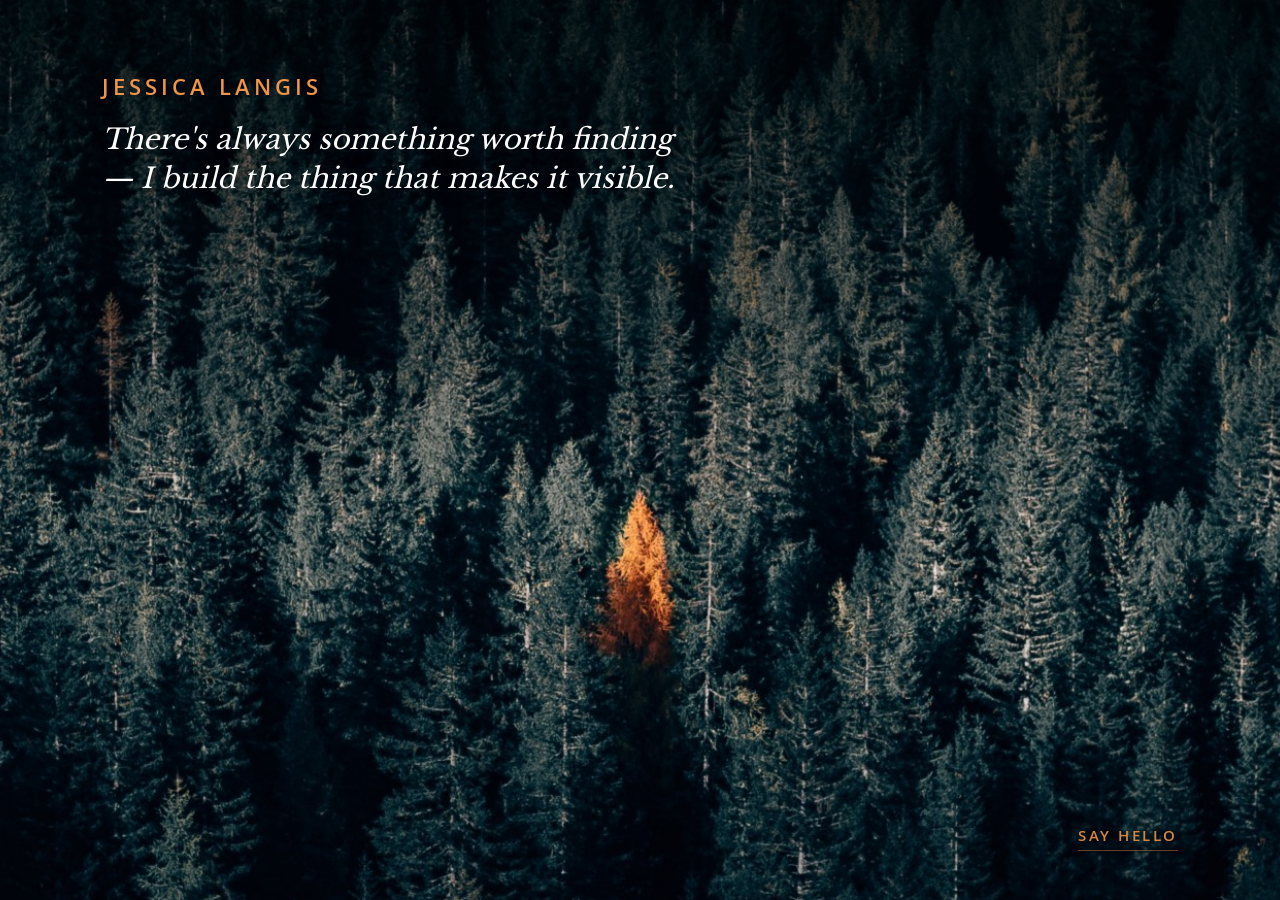
<file: index.html>
<!DOCTYPE html>
<html lang="en">
<head>

   <meta charset="utf-8">
   <title>Jessica Langis</title>
   <meta name="description" content="Jessica Langis">
   <meta name="author" content="Jessica Langis">
   <meta name="viewport" content="width=device-width, initial-scale=1">

   <link rel="stylesheet" href="css/fonts.css">
   <link rel="stylesheet" href="css/home.css">

   <link rel="shortcut icon" href="favicon.png" sizes="32x32" type="image/png">

</head>

<body>

   <div class="stage">

      <div class="tree-spot" aria-hidden="true">
         <span class="sparkle" style="left: 42%; top: 28%;"></span>
         <span class="sparkle" style="left: 62%; top: 55%;"></span>
         <span class="sparkle" style="left: 38%; top: 74%;"></span>
      </div>

      <div class="intro">
         <p class="eyebrow">Jessica Langis</p>
         <h1>There's always something worth finding — I build the thing that makes it visible.</h1>
      </div>

      <div class="contact">
         <a href="mailto:jlynn198@gmail.com">Say hello</a>
      </div>

      <div class="more">
         <a href="portfolio.html">More</a>
      </div>

   </div>

   <script src="js/home.js" defer></script>

</body>
</html>
</file>
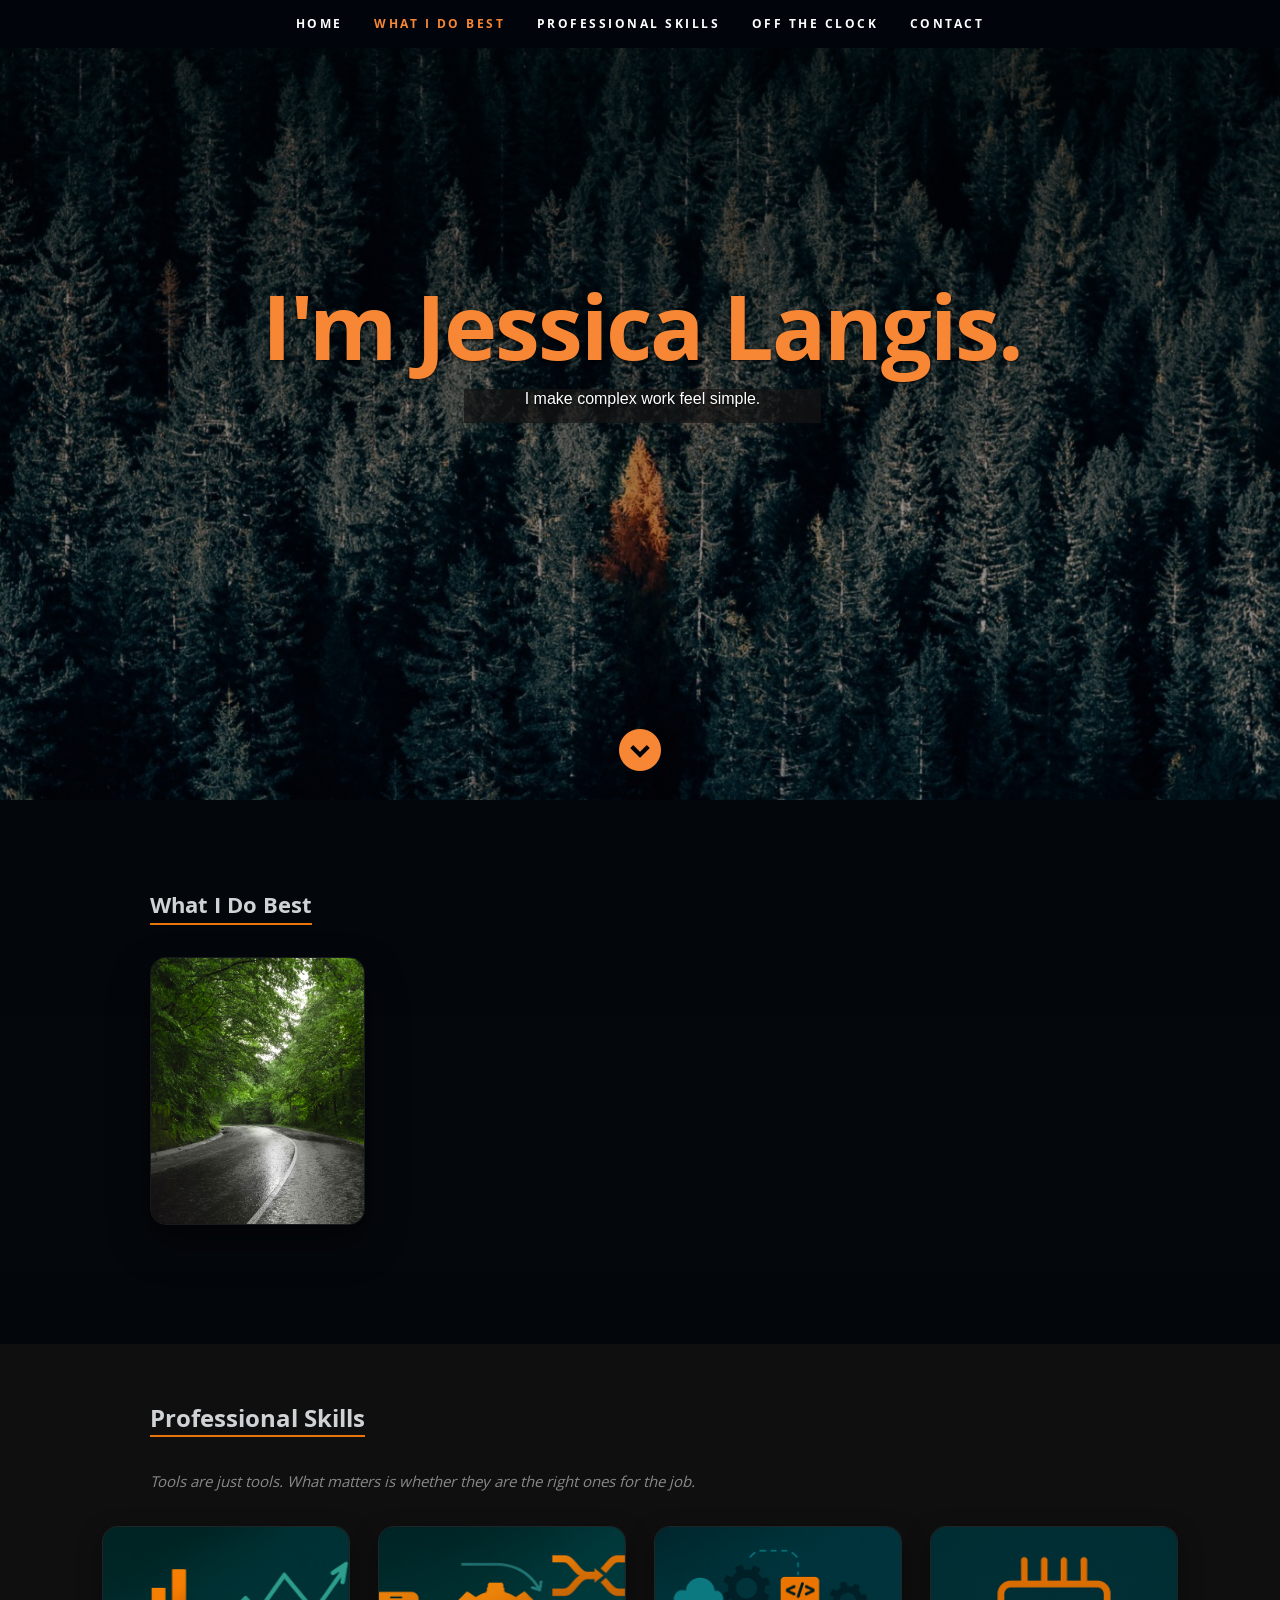
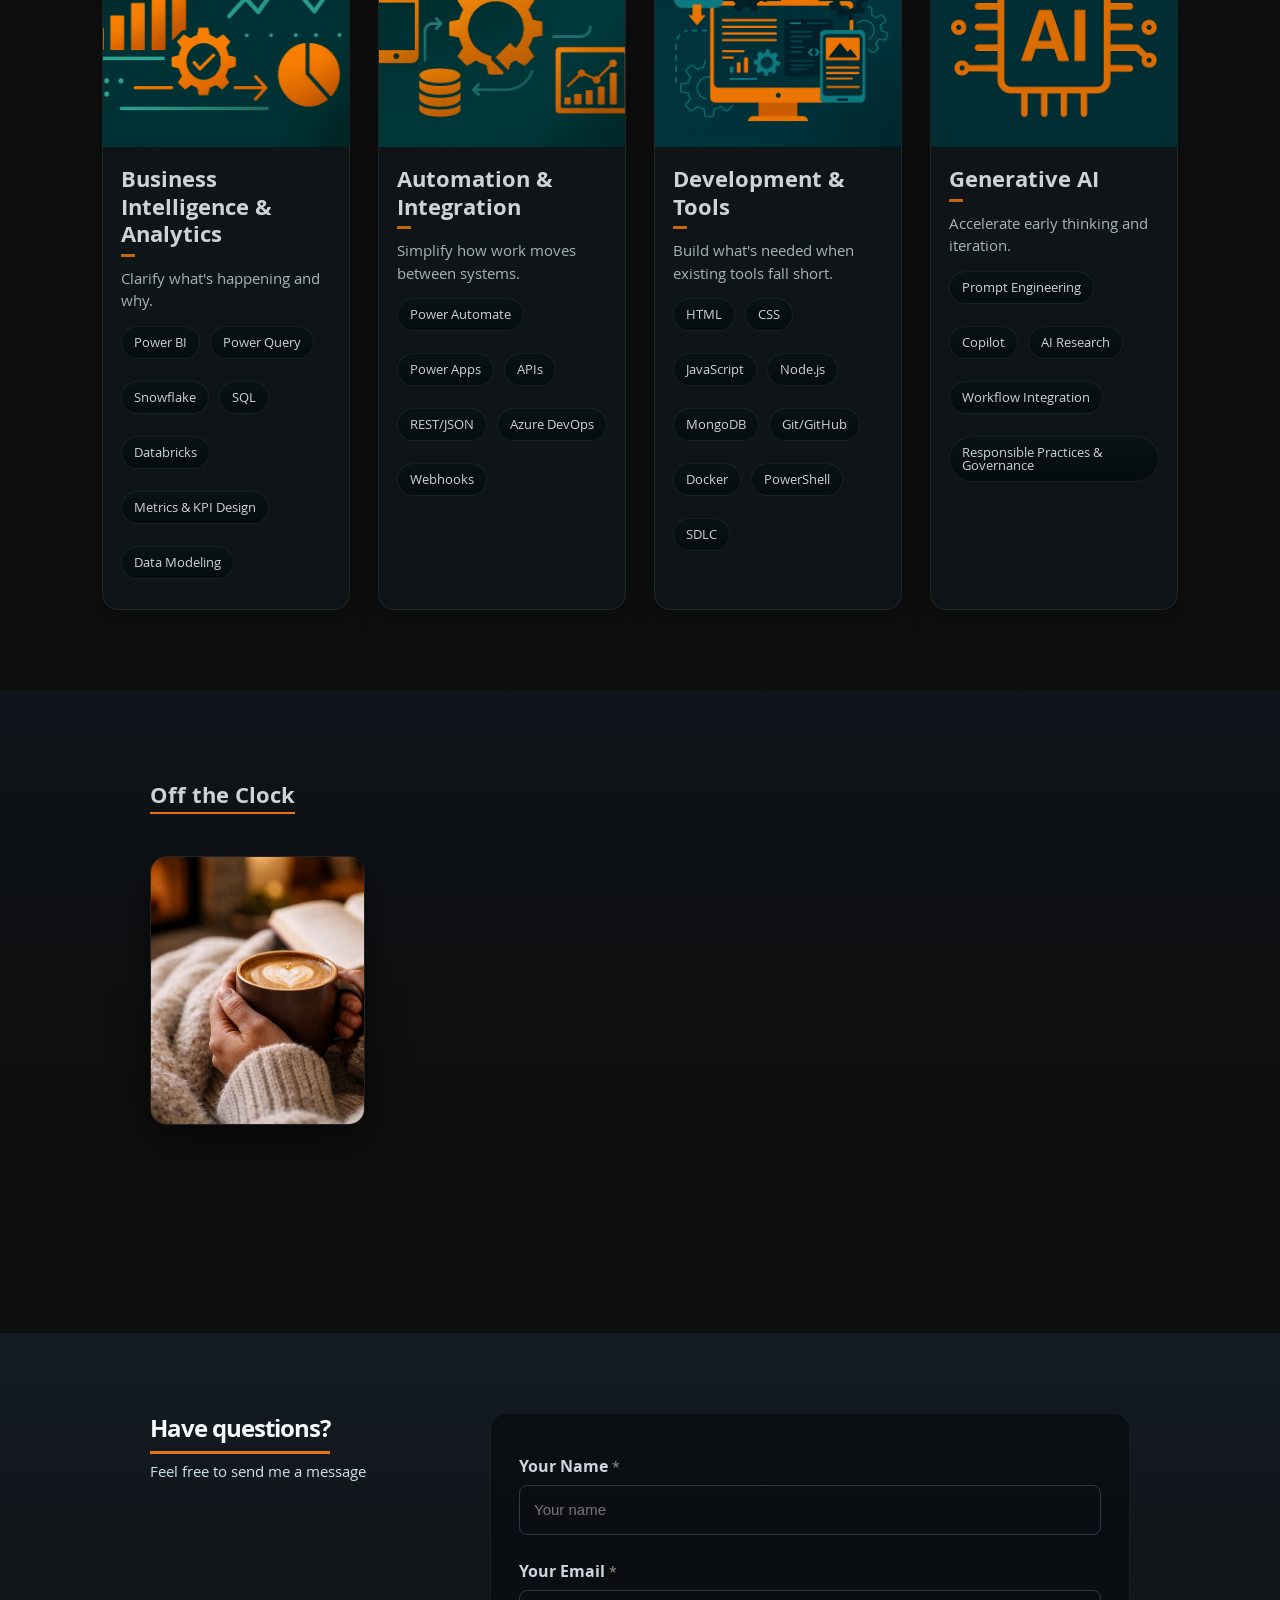
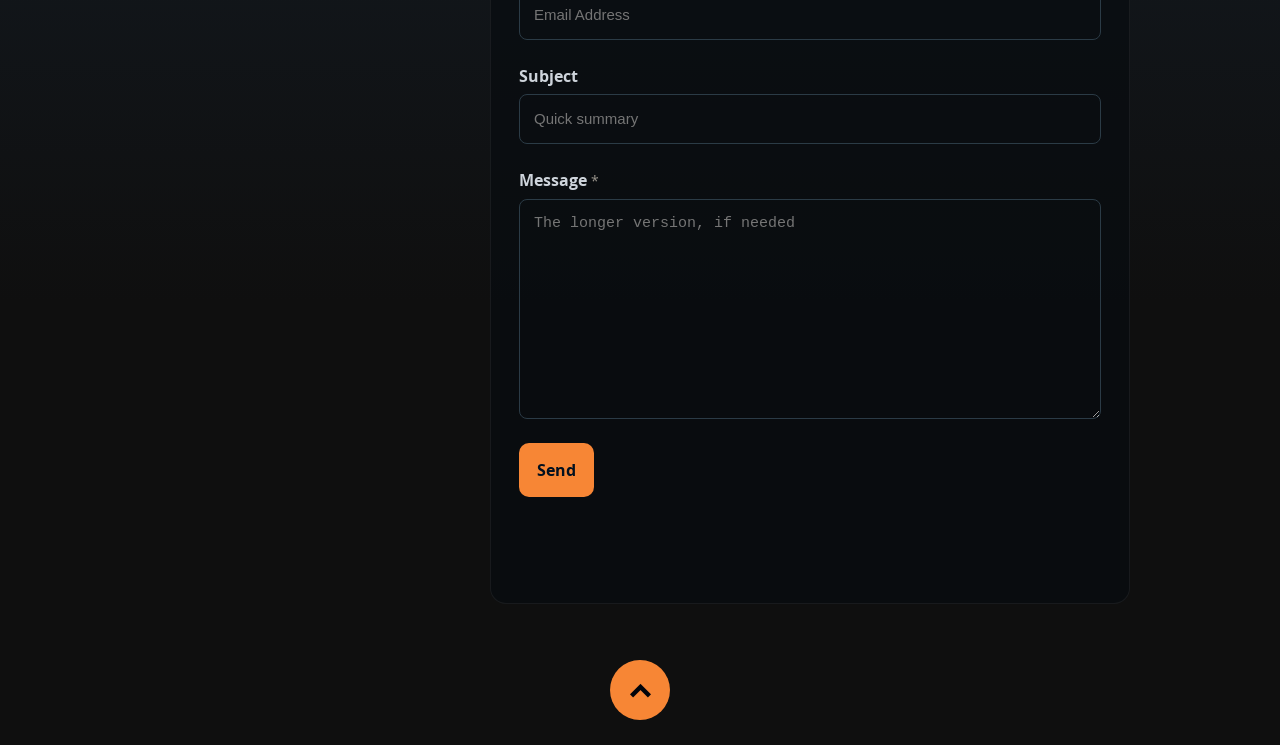
<file: portfolio.html>
<!DOCTYPE html>
<!--[if lt IE 8 ]><html class="no-js ie ie7" lang="en"> <![endif]-->
<!--[if IE 8 ]><html class="no-js ie ie8" lang="en"> <![endif]-->
<!--[if (gte IE 8)|!(IE)]><!--><html class="no-js" lang="en"> <!--<![endif]-->
<head>

   <!--- Basic Page Needs
   ================================================== -->
   <meta charset="utf-8">
	<title>Jessica Langis — Portfolio</title>
	<meta name="description" content="Portfolio">
	<meta name="author" content="Jessica Langis">

   <!-- Mobile Specific Metas
   ================================================== -->
	<meta name="viewport" content="width=device-width, initial-scale=1">

	<!-- CSS
    ================================================== -->
   <link rel="stylesheet" href="css/default.css">
	<link rel="stylesheet" href="css/layout.css">
   <link rel="stylesheet" href="css/media-queries.css">
   <link rel="stylesheet" href="css/magnific-popup.css">

   <!-- Script
   ================================================== -->
	<script src="js/modernizr.js"></script>

   <!-- Favicons
	================================================== -->
	<link rel="shortcut icon" href="favicon.png" sizes="32x32" type="image/png">

</head>


<body>

   <!-- Header
   ================================================== -->
   <header id="home">

      <nav id="nav-wrap">

         <a class="mobile-btn" href="#nav-wrap" title="Show navigation">Show navigation</a>
	      <a class="mobile-btn" href="#" title="Hide navigation">Hide navigation</a>

         <ul id="nav" class="nav">
            <li><a href="index.html">Home</a></li>
            <li><a class="smoothscroll" href="#whatidobest">What I Do Best</a></li>
	         <li><a class="smoothscroll" href="#skills-modern">Professional Skills</a></li>
            <li><a class="smoothscroll" href="#outsidetheoffice">Off the Clock</a></li>
            <li><a class="smoothscroll" href="#contact">Contact</a></li>
         </ul> <!-- end #nav -->

      </nav> <!-- end #nav-wrap -->

      <div class="row banner">
         <div class="banner-text">
            <h1 class="responsive-headline"><span class="reveal-title">I'm Jessica Langis.</span></h1>
            <h3 class="banner-text">I make complex work feel simple.</h3>
         </div>
      </div>

      <p class="scrolldown">
         <a class="smoothscroll" href="#whatidobest"><i class="icon-down-circle"></i></a>
      </p>

   </header> <!-- Header End -->


   <!-- What I Do Best Section
   ================================================== -->
   <section id="whatidobest">

      <div class="container">

         <div class="row">

            <div class="twelve columns header-col">
               <h2>What I Do Best </h2>

            </div>
         <!-- Image column -->

            <div class="three columns">
               <div class="whatidobest-media">
               <img class="whatidobest-img" src="images/road.jpg" alt="Road" />
               </div>
            </div>

            <div class="three columns">

         <div class="row">

         </div>


         </div>
               <div class="nine columns main-col">
                  <p class="reveal-para emphasis">
                  <span>I focus on removing the things that slow teams down.</span>
                  </p>

                  <p class="reveal-para">
                  When work starts to feel harder than it should, I take a closer look at the process. I pay attention to what's getting repeated, what's unclear, and where time is being lost.
                  </p>

                  <p class="reveal-para">
                  The fix is often small - building out some documentation, cleaning up a handoff, or putting the right thing in front of the right person - other times, there is an opportunity to drive things to a whole new level. In one case, I embedded a Power App inside Power BI and tied it to Azure DevOps so the team could view and create work items without leaving the report.
                  </p>

                  <p class="reveal-para">
                  Over time, that's shaped how I think about problems.
                  </p>

      </div>

<br>
         </div>
   <!-- end .main-col -->

      </div>

   </section> <!-- What I do Best Section End-->


<!-- Skills Section NEW -->

<section id="skills-modern">

   <div class="container">
    <div class="row">
                  <div class="twelve columns header-col">

                  <div class="section-title">Professional Skills</div>

                  <p class="section-subtitle">Tools are just tools. What matters is whether they are the right ones for the job.
                  </p>

                  </div>
               </div>
                  <div class="row"></div>

    <div class="skills-grid">

      <article class="skill-card  support-card">

         <img class="skill-media" src="images/analytics.png" alt="Analytics and dashboards">

         <h3>Business Intelligence & Analytics</h3>

         <div class="skill-underline"></div>

         <p>Clarify what's happening and why.</p>

         <ul class="skill-tags">
            <li>Power BI</li>
            <li>Power Query</li>
            <li>Snowflake</li>
            <li>SQL</li>
            <li>Databricks</li>
            <li>Metrics & KPI Design</li>
            <li>Data Modeling</li>
         </ul>

      </article>

      <article class="skill-card  support-card">

         <img class="skill-media" src="images/automation.png" alt="Automation and integrations">

         <h3>Automation & Integration</h3>

         <div class="skill-underline"></div>

         <p>Simplify how work moves between systems.</p>

         <ul class="skill-tags">
            <li>Power Automate</li>
            <li>Power Apps</li>
            <li>APIs</li>
            <li>REST/JSON</li>
            <li>Azure DevOps</li>
            <li>Webhooks</li>
         </ul>

      </article>

      <article class="skill-card support-card">

         <img class="skill-media" src="images/development.png" alt="Development tools">

         <h3>Development & Tools</h3>

         <div class="skill-underline"></div>

         <p>Build what's needed when existing tools fall short.</p>

         <ul class="skill-tags">
            <li>HTML</li>
            <li>CSS</li>
            <li>JavaScript</li>
            <li>Node.js</li>
            <li>MongoDB</li>
            <li>Git/GitHub</li>
            <li>Docker</li>
            <li>PowerShell</li>
            <li>SDLC</li>
         </ul>

      </article>
      <!-- GenAI Skill Card -->
      <article class="skill-card support-card">

         <img class="skill-media" src="images/genai.png" alt="Generative AI">

      <h3>Generative AI</h3>

      <div class="skill-underline"></div>

      <p>Accelerate early thinking and iteration.</p>

      <ul class="skill-tags">
         <li>Prompt Engineering</li>
         <li>Copilot</li>
         <li>AI Research</li>
         <li>Workflow Integration</li>
         <li>Responsible Practices & Governance</li>


      </ul>

   </article>



   </div>

</div>

</section>
<!-- Skills Section End-->


  <!-- ================================================== -->
  <!-- Outside the Office -->

<section id="outsidetheoffice" class="outside-office">

   <div class="row">

      <div class="twelve columns header-col">

         <h2 class="section-title">Off the Clock</h2>

      </div>

      <!-- Image  -->

         <div class="three columns">
            <div class="outsideoffice-media">
            <img class="outsideoffice-img" src="images/coffee.png" alt="Coffee" />
            </div>
         </div>

      <div class="three columns"></div>



         <!-- Text column -->

         <div class="nine columns main-col">

   <p class="reveal-para">
      I like puzzles — specifically the kind where someone hands you a mess of data or a half-formed problem and you have to figure out what it's actually asking. That's most of what I do: dashboards, reports, apps, whatever gets the point across without making people dig for it.
   </p>

   <p class="reveal-para">
      I spend a fair amount of downtime poking at Power BI, Power Apps, or whatever tool I'm using — pushing on it until I find where it breaks, where it surprises me, and what it can realistically do. I'd rather know the limits early than find them the hard way halfway through a project.
   </p>

   <p class="reveal-para">
      The hard part is usually the translation — taking someone's wish list and figuring out what the tool can actually do with it. Once there's a solid first version, the rest is the fun part: better UI, new features, cleaner workflows, and whatever else makes it more useful.
   </p>

   <p class="reveal-para">
      Outside of work: sunshine, lakes, my family and dogs, cooking, reading, video games, and usually some project I'm tinkering with — this site being one of them.
   </p>




         </div>

      </div>

</section>

<!-- Outside the Office Section End-->

      <!-- Contact Section
   ================================================== -->

<section id="contact" class="contact-section">

   <div class="row">

    <!-- Left panel: title + quick points -->

    <div class="four columns header-col contact-intro">

      <h1 class="contact-title"><span>Have questions?</span></h1>
      <p class="contact-subtitle">
          Feel free to send me a message
      </p>

      <div class = "row"></div>

      <!--
      <p class="contact-note">
      </p>-->
    </div>

    <!-- Right panel: form -->
    <div class="eight columns main-col">
      <div class="contact-card">
        <form
  action="https://formspree.io/f/xzbqdypk"
  method="POST"
  id="contactForm"
  name="contactForm"
  accept-charset="UTF-8"
>
  <!-- Spam honeypot (hidden from users)-->
  <input type="text" name="_gotcha" style="display:none" tabindex="-1" autocomplete="off">

  <!-- Fixed subject for your inbox -->
  <input type="hidden" name="subject" value="(jessica-langis.github.io)">

  <!-- Name -->
  <div class="form-field">
    <label for="contactName">Your Name <span class="required">*</span></label>
    <input
      type="text"
      id="contactName"
      name="name"
      required
      autocomplete="name"
      maxlength="80"
      placeholder="Your name"
    />
  </div>

  <!-- Email -->
  <div class="form-field">
    <label for="contactEmail">Your Email <span class="required">*</span></label>
    <input
      type="email"
      id="contactEmail"
      name="email"
      required
      autocomplete="email"
      inputmode="email"
      placeholder="Email Address"
    />
  </div>

  <!-- Subject (optional, shown to user) -->
  <div class="form-field">
    <label for="contactSubject">Subject</label>
    <input
      type="text"
      id="contactSubject"
      name="topic"
      maxlength="120"
      placeholder="Quick summary"
    />
  </div>

  <!-- Message -->
  <div class="form-field">
    <label for="contactMessage">Message <span class="required">*</span></label>
    <textarea
      id="contactMessage"
      name="message"
      required
      rows="6"
      maxlength="3000"
      placeholder="The longer version, if needed"
    ></textarea>
  </div>



  <!-- Formspree routing helpers -->
  <!-- Reply-to header: maps to your “From” in Formspree dashboard -->
  <input type="hidden" name="_replyto" value="">

  <!-- Success redirect fallback (no-JS) -->
  <!-- Create /thanks.html if you prefer redirect over inline message -->

  <button type="submit" class="button">Send</button>

  <!-- Inline status UI (for both no‑JS and JS) -->
  <p id="formStatus" class="form-status" role="status" aria-live="polite"></p>
</form>

      </div>
    </div>
  </div>
</section>




   <!-- Contact Section End-->


   <!-- footer
   ================================================== -->
   <footer>

      <div class="row">

         <div class="twelve columns">

 <!--
            <ul class="copyright">
               <li>&copy; Copyright 2014 CeeVee</li>
               <li>Design by <a href="http://www.styleshout.com/" title="Styleshout" target="_blank">Styleshout</a></li>
            </ul>
 -->
         </div>

         <div id="go-top"><a class="smoothscroll" title="Back to Top" href="#home"><i class="icon-up-open"></i></a></div>

      </div>

   </footer> <!-- Footer End-->

   <!-- Java Script
   ================================================== -->
   <script src="https://ajax.googleapis.com/ajax/libs/jquery/1.10.2/jquery.min.js"></script>
   <!--<script>window.jQuery || document.write('<script src="js/jquery-1.10.2.min.js"><\/script>')</script>-->
   <script type="text/javascript" src="js/jquery-migrate-1.2.1.min.js"></script>
   <script src="js/jquery.flexslider.js"></script>
   <script src="js/waypoints.js"></script>
   <script src="js/jquery.fittext.js"></script>
   <script src="js/magnific-popup.js"></script>
   <script src="js/init.js"></script>


</body>

</html>
</file>
<file: css/fonts.css>
/* Generated by Font Squirrel (http://www.fontsquirrel.com) */

/*
 * Open Sans
================================================================================ */
@font-face {
    font-family: 'opensans-regular';
    src: url('fonts/opensans/OpenSans-Regular-webfont.eot');
    src: url('fonts/opensans/OpenSans-Regular-webfont.eot?#iefix') format('embedded-opentype'),
         url('fonts/opensans/OpenSans-Regular-webfont.woff') format('woff'),
         url('fonts/opensans/OpenSans-Regular-webfont.ttf') format('truetype'),
         url('fonts/opensans/OpenSans-Regular-webfont.svg#open_sansregular') format('svg');
    font-weight: normal;
    font-style: normal;
}
@font-face {
    font-family: 'opensans-italic';
    src: url('fonts/opensans/OpenSans-Italic-webfont.eot');
    src: url('fonts/opensans/OpenSans-Italic-webfont.eot?#iefix') format('embedded-opentype'),
         url('fonts/opensans/OpenSans-Italic-webfont.woff') format('woff'),
         url('fonts/opensans/OpenSans-Italic-webfont.ttf') format('truetype'),
         url('fonts/opensans/OpenSans-Italic-webfont.svg#open_sansitalic') format('svg');
    font-weight: normal;
    font-style: normal;
}
@font-face {
    font-family: 'opensans-light';
    src: url('fonts/opensans/OpenSans-Light-webfont.eot');
    src: url('fonts/opensans/OpenSans-Light-webfont.eot?#iefix') format('embedded-opentype'),
         url('fonts/opensans/OpenSans-Light-webfont.woff') format('woff'),
         url('fonts/opensans/OpenSans-Light-webfont.ttf') format('truetype'),
         url('fonts/opensans/OpenSans-Light-webfont.svg#open_sanslight') format('svg');
    font-weight: normal;
    font-style: normal;
}
@font-face {
    font-family: 'opensans-light-italic';
    src: url('fonts/opensans/OpenSans-LightItalic-webfont.eot');
    src: url('fonts/opensans/OpenSans-LightItalic-webfont.eot?#iefix') format('embedded-opentype'),
         url('fonts/opensans/OpenSans-LightItalic-webfont.woff') format('woff'),
         url('fonts/opensans/OpenSans-LightItalic-webfont.ttf') format('truetype'),
         url('fonts/opensans/OpenSans-LightItalic-webfont.svg#open_sanslight_italic') format('svg');
    font-weight: normal;
    font-style: normal;
}
@font-face {
    font-family: 'opensans-semibold';
    src: url('fonts/opensans/OpenSans-Semibold-webfont.eot');
    src: url('fonts/opensans/OpenSans-Semibold-webfont.eot?#iefix') format('embedded-opentype'),
         url('fonts/opensans/OpenSans-Semibold-webfont.woff') format('woff'),
         url('fonts/opensans/OpenSans-Semibold-webfont.ttf') format('truetype'),
         url('fonts/opensans/OpenSans-Semibold-webfont.svg#open_sanssemibold') format('svg');
    font-weight: normal;
    font-style: normal;
}
@font-face {
    font-family: 'opensans-semibold-italic';
    src: url('fonts/opensans/OpenSans-SemiboldItalic-webfont.eot');
    src: url('fonts/opensans/OpenSans-SemiboldItalic-webfont.eot?#iefix') format('embedded-opentype'),
         url('fonts/opensans/OpenSans-SemiboldItalic-webfont.woff') format('woff'),
         url('fonts/opensans/OpenSans-SemiboldItalic-webfont.ttf') format('truetype'),
         url('fonts/opensans/OpenSans-SemiboldItalic-webfont.svg#open_sanssemibold_italic') format('svg');
    font-weight: normal;
    font-style: normal;
}
@font-face {
    font-family: 'opensans-bold';
    src: url('fonts/opensans/OpenSans-Bold-webfont.eot');
    src: url('fonts/opensans/OpenSans-Bold-webfont.eot?#iefix') format('embedded-opentype'),
         url('fonts/opensans/OpenSans-Bold-webfont.woff') format('woff'),
         url('fonts/opensans/OpenSans-Bold-webfont.ttf') format('truetype'),
         url('fonts/opensans/OpenSans-Bold-webfont.svg#open_sansbold') format('svg');
    font-weight: normal;
    font-style: normal;
}
@font-face {
    font-family: 'opensans-bold-italic';
    src: url('fonts/opensans/OpenSans-BoldItalic-webfont.eot');
    src: url('fonts/opensans/OpenSans-BoldItalic-webfont.eot?#iefix') format('embedded-opentype'),
         url('fonts/opensans/OpenSans-BoldItalic-webfont.woff') format('woff'),
         url('fonts/opensans/OpenSans-BoldItalic-webfont.ttf') format('truetype'),
         url('fonts/opensans/OpenSans-BoldItalic-webfont.svg#open_sansbold_italic') format('svg');
    font-weight: normal;
    font-style: normal;
}
@font-face {
    font-family: 'opensans-extrabold';
    src: url('fonts/opensans/OpenSans-ExtraBold-webfont.eot');
    src: url('fonts/opensans/OpenSans-ExtraBold-webfont.eot?#iefix') format('embedded-opentype'),
         url('fonts/opensans/OpenSans-ExtraBold-webfont.woff') format('woff'),
         url('fonts/opensans/OpenSans-ExtraBold-webfont.ttf') format('truetype'),
         url('fonts/opensans/OpenSans-ExtraBold-webfont.svg#open_sansextrabold') format('svg');
    font-weight: normal;
    font-style: normal;
}
@font-face {
    font-family: 'opensans-extrabold-italic';
    src: url('fonts/opensans/OpenSans-ExtraBoldItalic-webfont.eot');
    src: url('fonts/opensans/OpenSans-ExtraBoldItalic-webfont.eot?#iefix') format('embedded-opentype'),
         url('fonts/opensans/OpenSans-ExtraBoldItalic-webfont.woff') format('woff'),
         url('fonts/opensans/OpenSans-ExtraBoldItalic-webfont.ttf') format('truetype'),
         url('fonts/opensans/OpenSans-ExtraBoldItalic-webfont.svg#open_sansextrabold_italic') format('svg');
    font-weight: normal;
    font-style: normal;
}

/*
 * Libre Baskerville
================================================================================ */   
@font-face {
    font-family: 'librebaskerville-bold';
    src: url('fonts/librebaskerville/librebaskerville-bold-webfont.eot');
    src: url('fonts/librebaskerville/librebaskerville-bold-webfont.eot?#iefix') format('embedded-opentype'),
         url('fonts/librebaskerville/librebaskerville-bold-webfont.woff') format('woff'),
         url('fonts/librebaskerville/librebaskerville-bold-webfont.ttf') format('truetype'),
         url('fonts/librebaskerville/librebaskerville-bold-webfont.svg#libre_baskervillebold') format('svg');
    font-weight: normal;
    font-style: normal;
}
@font-face {
    font-family: 'librebaskerville-italic';
    src: url('fonts/librebaskerville/librebaskerville-italic-webfont.eot');
    src: url('fonts/librebaskerville/librebaskerville-italic-webfont.eot?#iefix') format('embedded-opentype'),
         url('fonts/librebaskerville/librebaskerville-italic-webfont.woff') format('woff'),
         url('fonts/librebaskerville/librebaskerville-italic-webfont.ttf') format('truetype'),
         url('fonts/librebaskerville/librebaskerville-italic-webfont.svg#libre_baskervilleitalic') format('svg');
    font-weight: normal;
    font-style: normal;
}
@font-face {
    font-family: 'librebaskerville-regular';
    src: url('fonts/librebaskerville/librebaskerville-regular-webfont.eot');
    src: url('fonts/librebaskerville/librebaskerville-regular-webfont.eot?#iefix') format('embedded-opentype'),
         url('fonts/librebaskerville/librebaskerville-regular-webfont.woff') format('woff'),
         url('fonts/librebaskerville/librebaskerville-regular-webfont.ttf') format('truetype'),
         url('fonts/librebaskerville/librebaskerville-regular-webfont.svg#libre_baskervilleregular') format('svg');
    font-weight: normal;
    font-style: normal;
}


/*
 * FIXED for Font-Face Chrome Rendering
================================================================================ */
@media screen and (-webkit-min-device-pixel-ratio:0) {

   @font-face {
   font-family: 'opensans-semibold';
   src: url('fonts/opensans/OpenSans-Semibold-webfont.svg#open_sanssemibold') format('svg');
   }

   @font-face {
   font-family: 'opensans-bold';
   src: url('fonts/opensans/OpenSans-Bold-webfont.svg#open_sansbold') format('svg');
   }

}
</file>
<file: css/home.css>
/* ==================================================
   Home — minimal single-screen draft
   ================================================== */

* { box-sizing: border-box; }

html, body {
   margin: 0;
   padding: 0;
   height: 100%;
   background: #0a0a0a;
}

body {
   font-family: 'opensans-light', Arial, sans-serif;
   -webkit-font-smoothing: antialiased;
   -moz-osx-font-smoothing: grayscale;
}

.stage {
   position: relative;
   min-height: 100vh;
   min-height: 100svh;
   display: flex;
   flex-direction: column;
   justify-content: flex-start;
   background: url(../images/background.png) no-repeat center center;
   background-size: cover;
   overflow: hidden;
}

/* Gentle top-down gradient so the name/line read cleanly without
   burying the forest — the orange tree stays untouched below. */
.stage:before {
   content: '';
   position: absolute;
   top: 0; left: 0; right: 0;
   height: 55%;
   background: linear-gradient(to bottom, rgba(0,0,0,0.55) 0%, rgba(0,0,0,0.15) 70%, rgba(0,0,0,0) 100%);
   pointer-events: none;
}

.intro {
   position: relative;
   z-index: 2;
   padding: 8vh 8vw 0;
}

.intro .eyebrow {
   margin: 0 0 18px;
   font-family: 'opensans-semibold', Arial, sans-serif;
   font-size: 22px;
   letter-spacing: 4px;
   text-transform: uppercase;
   color: #f09546;
}

.intro h1 {
   margin: 0;
   max-width: 30ch;
   font-family: 'librebaskerville-regular', Georgia, serif;
   font-weight: normal;
   font-style: italic;
   font-size: 28px;
   line-height: 1.4;
   color: #fdfdfd;
   text-shadow: 0 2px 18px rgba(0,0,0,0.45);
}

.contact {
   position: absolute;
   z-index: 2;
   right: 8vw;
   bottom: 6vh;
}

.contact a {
   font-family: 'opensans-semibold', Arial, sans-serif;
   font-size: 15px;
   letter-spacing: 2.5px;
   text-transform: uppercase;
   color: #d8863f;
   text-decoration: none;
   border-bottom: 1px solid rgba(216,134,63,0.45);
   padding-bottom: 4px;
   transition: color 0.25s ease, border-color 0.25s ease;
}

.contact a:hover {
   color: #f09546;
   border-color: #f09546;
}

.more {
   display: none;
   position: absolute;
   z-index: 2;
   left: 8vw;
   bottom: 6vh;
}

.more a {
   font-family: 'opensans-semibold', Arial, sans-serif;
   font-size: 11px;
   letter-spacing: 2.5px;
   text-transform: uppercase;
   color: rgba(255,255,255,0.4);
   text-decoration: none;
   transition: color 0.25s ease;
}

.more a:hover {
   color: rgba(255,255,255,0.75);
}

/* "Found it" — the orange tree hides a little reveal.
   Position/size are set by js/home.js to track the cover-cropped background. */
.tree-spot {
   position: absolute;
   z-index: 1;
   cursor: url(../images/magnifier.svg) 13 13, zoom-in;
   -webkit-tap-highlight-color: transparent;
}

/* A few tiny sparkles twinkle on the tree until the visitor hovers it.
   Each sits at a % position inside the tree box (set inline in index.html). */
.sparkle {
   position: absolute;
   width: 20px;
   height: 20px;
   margin: -10px 0 0 -10px;
   border-radius: 50%;
   background: radial-gradient(circle, #fffaf0 0%, rgba(255,226,170,0.85) 14%, rgba(255,200,120,0.25) 34%, rgba(255,200,120,0) 60%);
   filter: drop-shadow(0 0 4px rgba(255,210,140,0.9));
   opacity: 0;
   pointer-events: none;
   animation: tree-twinkle 2.4s ease-in-out infinite;
}

/* Four-point star: two fading streaks over the glowing center dot */
.sparkle:before,
.sparkle:after {
   content: '';
   position: absolute;
   left: 50%;
   top: 50%;
   transform: translate(-50%, -50%);
}

.sparkle:before {
   width: 100%;
   height: 2px;
   background: linear-gradient(to right, rgba(255,240,210,0), #fffaf0 50%, rgba(255,240,210,0));
}

.sparkle:after {
   width: 2px;
   height: 100%;
   background: linear-gradient(to bottom, rgba(255,240,210,0), #fffaf0 50%, rgba(255,240,210,0));
}

/* Same cycle, staggered by a third, and each is lit for half the cycle,
   so there's always at least one sparkle showing */
.sparkle:nth-of-type(2) { animation-delay: -0.8s; }
.sparkle:nth-of-type(3) { animation-delay: -1.6s; }

@keyframes tree-twinkle {
   0%       { opacity: 0; transform: scale(0.3) rotate(0deg); }
   12%      { opacity: 1; transform: scale(1.1) rotate(15deg); }
   38%      { opacity: 1; transform: scale(0.9) rotate(30deg); }
   50%, 100% { opacity: 0; transform: scale(0.3) rotate(45deg); }
}

/* Reduced motion: keep a gentle fade, drop the scale/spin */
@media (prefers-reduced-motion: reduce) {
   .sparkle { animation-name: tree-twinkle-fade; }
}

@keyframes tree-twinkle-fade {
   0%, 50%, 100% { opacity: 0; }
   12%, 38%      { opacity: 1; }
}

@media (max-width: 700px) {
   .intro { padding: 9vh 7vw 0; }
   .intro h1 { font-size: 24px; max-width: 24ch; line-height: 1.45; }
   .contact { right: 7vw; bottom: 5vh; }
   .more { left: 7vw; bottom: 5vh; }
}
</file>
<file: css/default.css>
/*
=====================================================================
*   Ceevee v1.0 Default Stylesheet
*   url: styleshout.com
*   03-17-2014
=====================================================================

TOC:
a. Webfonts and Icon fonts
b. Reset
c. Default Styles
   1. Basic
   2. Typography
   3. Links
   4. Images
   5. Buttons
   6. Forms
d. Grid
e. Others
   1. Clearing
   2. Misc

=====================================================================  */

/* ------------------------------------------------------------------ */
/* a. Webfonts and Icon fonts
 ------------------------------------------------------------------ */

@import url("fonts.css");
@import url("fontello/css/fontello.css");
@import url("font-awesome/css/font-awesome.min.css");

/* ------------------------------------------------------------------
/* b. Reset
      Adapted from:
      Normalize.css - https://github.com/necolas/normalize.css/
      HTML5 Doctor Reset - html5doctor.com/html-5-reset-stylesheet/
/* ------------------------------------------------------------------ */

html, body, div, span, object, iframe,
h1, h2, h3, h4, h5, h6, p, blockquote, pre,
abbr, address, cite, code,
del, dfn, em, img, ins, kbd, q, samp,
small, strong, sub, sup, var,
b, i,
dl, dt, dd, ol, ul, li,
fieldset, form, label, legend,
table, caption, tbody, tfoot, thead, tr, th, td,
article, aside, canvas, details, figcaption, figure,
footer, header, hgroup, menu, nav, section, summary,
time, mark, audio, video {
   margin: 0;
   padding: 0;
   border: 0;
   outline: 0;
   font-size: 100%;
   vertical-align: baseline;
   background: transparent;
}

article,aside,details,figcaption,figure,
footer,header,hgroup,menu,nav,section {
   display: block;
}

audio,
canvas,
video {
   display: inline-block;
}

audio:not([controls]) {
   display: none;
   height: 0;
}

[hidden] { display: none; }

code, kbd, pre, samp {
   font-family: monospace, serif;
   font-size: 1em;
}

pre {
   white-space: pre;
   white-space: pre-wrap;
   word-wrap: break-word;
}

blockquote, q { quotes: #8220 #8220; }

blockquote:before, blockquote:after,
q:before, q:after {
   content: '';
   content: none;
}

ins {
   background-color: #ff9;
   color: #000;
   text-decoration: none;
}

mark {
   background-color: #A7F4F6;
   color: #555;
}

del { text-decoration: line-through; }

abbr[title], dfn[title] {
   border-bottom: 1px dotted;
   cursor: help;
}

table {
   border-collapse: collapse;
   border-spacing: 0;
}


/* ------------------------------------------------------------------ */
/* c. Default and Basic Styles
      Adapted from:
      Skeleton CSS Framework - http://www.getskeleton.com/
      Typeplate Typographic Starter Kit - http://typeplate.com/
/* ------------------------------------------------------------------ */

/*  1. Basic  ------------------------------------------------------- */

*,
*:before,
*:after {
   -moz-box-sizing: border-box;
   -webkit-box-sizing: border-box;
   box-sizing: border-box;
}

html {
   font-size: 62.5%;
   -webkit-font-smoothing: antialiased;
}

body {
   background: #182d42;
   font-family: 'opensans-regular', sans-serif;
   font-weight: normal;
   font-size: 15px;
   line-height: 30px;
	color: #D0D3D6;

   -webkit-font-smoothing: antialiased; /* Fix for webkit rendering */
	-webkit-text-size-adjust: 100%;
}

/*  2. Typography
       Vertical rhythm with leading derived from 6
--------------------------------------------------------------------- */

h1, h2, h3, h4, h5 {
   color: #D0D3D6;
	font-family: 'opensans-bold', sans-serif;
   font-weight: normal;
}
h6 {
   color: #ccc;
   font: 'opensans-light', sans-serif;
   font-weight: lighter;
}
h1 a, h2 a, h3 a, h4 a, h5 a, h6 a { font-weight: inherit; }
h1 { font-size: 38px; line-height: 42px; margin-bottom: 12px; letter-spacing: -1px; }
h2 { font-size: 24px; line-height: 36px; margin-bottom: 6px; text-align: left}
h3 { font-size: 22px; line-height: 30px; margin-bottom: 12px; }
h4 { font-size: 20px; line-height: 30px; margin-bottom: 6px; }
h5 { font-size: 18px; line-height: 30px; }
h6 { font-size: 14px; line-height: 20px; }
.subheader { }

.section-subtitle {
  max-width: 640px;
  margin-top: 0.75rem;
  color: #888;
  font-style: italic;
}

p { margin: 0 0 30px 0; }
p img { margin: 0; }
p.lead {
   font: 19px/36px 'opensans-light', sans-serif;
   margin-bottom: 18px;
}

/* for 'em' and 'strong' tags, font-size and line-height should be same with
the body tag due to rendering problems in some browsers */
em { font: 15px/30px 'opensans-italic', sans-serif; }
strong, b { font: 15px/30px 'opensans-bold', sans-serif; }
small { font-size: 11px; line-height: inherit; }

/*	Blockquotes */
blockquote {
   margin: 30px 0px;
   padding-left: 40px;
   position: relative;
}
blockquote:before {
   content: "\201C";
   opacity: 0.45;
   font-size: 80px;
   line-height: 0px;
   margin: 0;
   font-family: arial, sans-serif;

   position: absolute;
   top:  30px;
	left: 0;
}
blockquote p {
   font-family: 'opensans', serif;
   padding: 0;
   font-size: 18px;
   line-height: 36px;
}
blockquote cite {
   display: block;
   font-size: 12px;
   font-style: normal;
   line-height: 18px;
}
blockquote cite:before { content: "\2014 \0020"; }
blockquote cite a,
blockquote cite a:visited { color: #8B9798; border: none }

/* ---------------------------------------------------------------------
/*  Pull Quotes Markup
/*
    <aside class="pull-quote">
		<blockquote>
			<p></p>
		</blockquote>
	 </aside>
/*
/* --------------------------------------------------------------------- */
.pull-quote {
   position: relative;
	padding: 18px 30px 18px 0px;
}
.pull-quote:before,
.pull-quote:after {
	height: 1em;
	opacity: 0.45;
	position: absolute;
	font-size: 80px;
   font-family: Arial, Sans-Serif;
}
.pull-quote:before {
	content: "\201C";
	top:  33px;
	left: 0;
}
.pull-quote:after {
	content: '\201D';
	bottom: -33px;
	right: 0;
}
.pull-quote blockquote {
   margin: 0;
}
.pull-quote blockquote:before {
   content: none;
}

/* Abbreviations */
abbr {
   font-family: 'opensans-bold', sans-serif;
	font-variant: small-caps;
	text-transform: lowercase;
   letter-spacing: .5px;
	color: gray;
}
abbr:hover { cursor: help; }

/* drop cap */
.drop-cap:first-letter {
	float: left;
	margin: 0;
	padding: 14px 6px 0 0;
	font-size: 84px;
	font-family: /* Copperplate */ 'opensans-bold', sans-serif;
   line-height: 60px;
	text-indent: 0;
	background: transparent;
	color: inherit;
}

hr { border: solid #E3E3E3; border-width: 1px 0 0; clear: both; margin: 11px 0 30px; height: 0; }


/*  3. Links  ------------------------------------------------------- */

a, a:visited {
   text-decoration: none;
   outline: 0;
   color: #11b066;

   -webkit-transition: color .3s ease-in-out;
   -moz-transition: color .3s ease-in-out;
   -o-transition: color .3s ease-in-out;
   transition: color .3s ease-in-out;
}
a:hover, a:focus { color: #313131; }
p a, p a:visited { line-height: inherit; }


/*  4. List  --------------------------------------------------------- */

ul, ol { margin-bottom: 24px; margin-top: 12px; }
ul { list-style: none outside; }
ol { list-style: decimal; }
ol, ul.square, ul.circle, ul.disc { margin-left: 30px; }
ul.square { list-style: square outside; }
ul.circle { list-style: circle outside; }
ul.disc { list-style: disc outside; }
ul ul, ul ol,
ol ol, ol ul { margin: 6px 0 6px 30px; }
ul ul li, ul ol li,
ol ol li, ol ul li { margin-bottom: 6px; }
li { line-height: 18px; margin-bottom: 12px; }
ul.large li { }
li p { }

/* ---------------------------------------------------------------------
/*  Stats Tab Markup

    <ul class="stats-tabs">
		<li><a href="#">[value]<b>[name]</b></a></li>
	 </ul>

    Extend this object into your markup.
/*
/* --------------------------------------------------------------------- */
.stats-tabs {
   padding: 0;
   margin: 24px 0;
}
.stats-tabs li {
	display: inline-block;
	margin: 0 10px 18px 0;
	padding: 0 10px 0 0;
	border-right: 1px solid #ccc;
}
.stats-tabs li:last-child {
	margin: 0;
	padding: 0;
	border: none;
}
.stats-tabs li a {
	display: inline-block;
	font-size: 22px;
	font-family: 'opensans-bold', sans-serif;
   border: none;
   color: #313131;
}
.stats-tabs li a:hover {
   color:#11ABB0;
}
.stats-tabs li a b {
	display: block;
	margin: 6px 0 0 0;
	font-size: 13px;
	font-family: 'opensans-regular', sans-serif;
   color: #8B9798;
}

/* definition list */
dl { margin: 12px 0; }
dt { margin: 0; color:#11ABB0; }
dd { margin: 0 0 0 20px; }

/* Lining Definition Style Markup */
.lining dt,
.lining dd {
	display: inline;
	margin: 0;
}
.lining dt + dt:before,
.lining dd + dt:before {
	content: "\A";
	white-space: pre;
}
.lining dd + dd:before {
	content: ", ";
}
.lining dd:before {
	content: ": ";
	margin-left: -0.2em;
}

/* Dictionary Definition Style Markup */
.dictionary-style dt {
	display: inline;
	counter-reset: definitions;
}
.dictionary-style dt + dt:before {
	content: ", ";
	margin-left: -0.2em;
}
.dictionary-style dd {
	display: block;
	counter-increment: definitions;
}
.dictionary-style dd:before {
	content: counter(definitions, decimal) ". ";
}

/* Pagination */
.pagination {
   margin: 36px auto;
   text-align: center;
}
.pagination ul li {
   display: inline-block;
   margin: 0;
   padding: 0;
}
.pagination .page-numbers {
   font: 15px/18px 'opensans-bold', sans-serif;
   display: inline-block;
   padding: 6px 10px;
   margin-right: 3px;
   margin-bottom: 6px;
	color: #6E757C;
	background-color: #E6E8EB;

	-webkit-transition: all 200ms ease-in-out;
	-moz-transition: all 200ms ease-in-out;
	-o-transition: all 200ms ease-in-out;
	-ms-transition: all 200ms ease-in-out;
	transition: all 200ms ease-in-out;

   -moz-border-radius: 3px;
   -webkit-border-radius: 3px;
   -khtml-border-radius: 3px;
	border-radius: 3px;
}
.pagination .page-numbers:hover {
   background: #838A91;
   color: #fff;
}
.pagination .current,
.pagination .current:hover {
   background-color: #11ABB0;
   color: #fff;
}
.pagination .inactive,
.pagination .inactive:hover {
   background-color: #E6E8EB;
	color: #A9ADB2;
}
.pagination .prev, .pagination .next {}

/*  5. Images  --------------------------------------------------------- */

img {
   max-width: 100%;
   height: auto;
}
img.pull-right { margin: 12px 0px 0px 18px; }
img.pull-left { margin: 12px 18px 0px 0px; }

/*  6. Buttons  --------------------------------------------------------- */

.button,
.button:visited,
button,
input[type="submit"],
input[type="reset"],
input[type="button"] {
   font: 16px/30px 'opensans-bold', sans-serif;
   background: #f78635;
   display: inline-block;
	text-decoration: none;
   letter-spacing: 0;
   color: #02101f;
	padding: 12px 20px;
	margin-bottom: 18px;
   border: none;
   cursor: pointer;
   height: auto;

   -webkit-transition: all .2s ease-in-out;
	-moz-transition: all .2s ease-in-out;
	-o-transition: all .2s ease-in-out;
	-ms-transition: all .2s ease-in-out;
	transition: all .2s ease-in-out;

   -moz-border-radius: 3px;
   -webkit-border-radius: 3px;
   -khtml-border-radius: 3px;
   border-radius: 3px;
}

.button:hover,
button:hover,
input[type="submit"]:hover,
input[type="reset"]:hover,
input[type="button"]:hover {
   background: #f78635;
   color: #fff;
}

.button:active,
button:active,
input[type="submit"]:active,
input[type="reset"]:active,
input[type="button"]:active {
   background: #f78635;
   color: #fff;
}

.button.full-width,
button.full-width,
input[type="submit"].full-width,
input[type="reset"].full-width,
input[type="button"].full-width {
	width: 100%;
	padding-left: 0 !important;
	padding-right: 0 !important;
	text-align: center;
}

/* Fix for odd Mozilla border & padding issues */
button::-moz-focus-inner,
input::-moz-focus-inner {
    border: 0;
    padding: 0;
}


/*  7. Forms  --------------------------------------------------------- */

form { margin-bottom: 24px; }
fieldset { margin-bottom: 24px; }

input[type="text"],
input[type="password"],
input[type="email"],
textarea,
select {
   display: block;
   padding: 18px 15px;
   margin: 0 0 24px 0;
   border: 0;
   outline: none;
   min-width: 225px;
	max-width: 100%;
   font-size: 15px;
   line-height: 24px;
	color: #647373;
	background: #D3D9D9;

}

/* select { padding: 0;
   width: 220px;
   } */

input[type="text"]:focus,
input[type="password"]:focus,
input[type="email"]:focus,
textarea:focus {
   color: #B3B7BC;
	background-color: #3d4145;
}

textarea { min-height: 220px; }

label,
legend {
   font: 16px/24px 'opensans-bold', sans-serif;
	margin: 12px 0;
   color: #3d4145;
   display: block;
}
label span,
legend span {
	color: #98938b;
   font: 14px/24px 'opensans-regular', sans-serif;
}

input[type="checkbox"],
input[type="radio"] {
    font-size: 15px;
    color: #737373;
}

input[type="checkbox"] { display: inline; }

/* ------------------------------------------------------------------ */
/* d. Grid
---------------------------------------------------------------------
   gutter = 40px.
/* ------------------------------------------------------------------ */

/* default
--------------------------------------------------------------- */
.row {
   width: 96%;
   max-width: 1020px;
   margin: 0 auto;
}
/* fixed width for IE8 */
.ie .row { width: 1000px ; }

.narrow .row { max-width: 980px; }

.row .row { width: auto; max-width: none; margin: 0 -20px; }

/* row clearing */
.row:before,
.row:after {
    content: " ";
    display: table;
}
.row:after {
    clear: both;
}

.column, .columns {
   position: relative;
   padding: 0 20px;
   min-height: 1px;
   float: left;
}
.column.centered, .columns.centered  {
    float: none;
    margin: 0 auto;
}
.column.right, .columns.right  {
   position: relative;
   padding: 20px 0;
   min-height: 1px;
   float: right;
}

/* removed gutters */
.row.collapsed > .column,
.row.collapsed > .columns,
.column.collapsed, .columns.collapsed  { padding: 0; }

[class*="column"] + [class*="column"]:last-child { float: right; }
[class*="column"] + [class*="column"].end { float: right; }

/* column widths */
.row .one         { width: 8.33333%; }
.row .two         { width: 16.66667%; }
.row .three       { width: 25%; }
.row .four        { width: 33.33333%; }
.row .five        { width: 41.66667%; }
.row .six         { width: 50%; }
.row .seven       { width: 58.33333%; }
.row .eight       { width: 66.66667%; }
.row .nine        { width: 75%; }
.row .ten         { width: 83.33333%; }
.row .eleven      { width: 91.66667%; }
.row .twelve      { width: 100%; }
.row .thirteen    { width: 25%; float:right;}

/* Offsets */
.row .offset-1    { margin-left: 8.33333%; }
.row .offset-2    { margin-left: 16.66667%; }
.row .offset-3    { margin-left: 25%; }
.row .offset-4    { margin-left: 33.33333%; }
.row .offset-5    { margin-left: 41.66667%; }
.row .offset-6    { margin-left: 50%; }
.row .offset-7    { margin-left: 58.33333%; }
.row .offset-8    { margin-left: 66.66667%; }
.row .offset-9    { margin-left: 75%; }
.row .offset-10   { margin-left: 83.33333%; }
.row .offset-11   { margin-left: 91.66667%; }

/* Push/Pull */
.row .push-1      { left: 8.33333%; }
.row .pull-1      { right: 8.33333%; }
.row .push-2      { left: 16.66667%; 	}
.row .pull-2      { right: 16.66667%; }
.row .push-3      { left: 25%; }
.row .pull-3      { right: 25%;	}
.row .push-4      { left: 33.33333%; }
.row .pull-4      { right: 33.33333%; }
.row .push-5      { left: 41.66667%; }
.row .pull-5      { right: 41.66667%; }
.row .push-6      { left: 50%; }
.row .pull-6      { right: 50%; }
.row .push-7      { left: 58.33333%; }
.row .pull-7      { right: 58.33333%; }
.row .push-8      { left: 66.66667%; 	}
.row .pull-8      { right: 66.66667%; }
.row .push-9      { left: 75%; }
.row .pull-9      { right: 75%; }
.row .push-10     { left: 83.33333%; }
.row .pull-10     { right: 83.33333%; }
.row .push-11     { left: 91.66667%; }
.row .pull-11     { right: 91.66667%; }

/* block grids
--------------------------------------------------------------------- */
.bgrid-sixths [class*="column"]   { width: 16.66667%; }
.bgrid-quarters [class*="column"] { width: 25%; }
.bgrid-thirds [class*="column"]   { width: 33.33333%; }
.bgrid-halves [class*="column"]   { width: 50%; }

[class*="bgrid"] [class*="column"] + [class*="column"]:last-child { float: left; }

/* Left clearing for block grid columns - columns that changes width in
different screen sizes. Allows columns with different heights to align
properly.
--------------------------------------------------------------------- */
.first { clear: left; }   /* first column in default screen */
.s-first { clear: none; } /* first column in smaller screens */

/* smaller screens
--------------------------------------------------------------- */
@media only screen and (max-width: 900px) {

   /* block grids on small screens */
   .s-bgrid-sixths [class*="column"]   { width: 16.66667%; }
   .s-bgrid-quarters [class*="column"] { width: 25%; }
   .s-bgrid-thirds [class*="column"]   { width: 33.33333%; }
   .s-bgrid-halves [class*="column"]   { width: 50%; }

   /* block grids left clearing */
   .first { clear: none; }
   .s-first { clear: left; }

}

/* mobile wide/smaller tablets
--------------------------------------------------------------- */
@media only screen and (max-width: 767px) {

   .row {
	   width: 460px;
	   margin: 0 auto;
      padding: 0;
	}
   .column, .columns {
	   width: auto !important;
	   float: none;
	   margin-left: 0;
	   margin-right: 0;
      padding: 0 30px;
   }
   .row .row { width: auto; max-width: none; margin: 0 -30px; }

   [class*="column"] + [class*="column"]:last-child { float: none; }
   [class*="bgrid"] [class*="column"] + [class*="column"]:last-child { float: none; }

   /* Offsets */
   .row .offset-1    { margin-left: 0%; }
   .row .offset-2    { margin-left: 0%; }
   .row .offset-3    { margin-left: 0%; }
   .row .offset-4    { margin-left: 0%; }
   .row .offset-5    { margin-left: 0%; }
   .row .offset-6    { margin-left: 0%; }
   .row .offset-7    { margin-left: 0%; }
   .row .offset-8    { margin-left: 0%; }
   .row .offset-9    { margin-left: 0%; }
   .row .offset-10   { margin-left: 0%; }
   .row .offset-11   { margin-left: 0%; }
}

/* mobile narrow
--------------------------------------------------------------- */
@media only screen and (max-width: 460px) {

   .row { width: auto; }

}

/* larger screens
--------------------------------------------------------------- */
@media screen and (min-width: 1200px) {

   .wide .row { max-width: 1180px; }

}

/* ------------------------------------------------------------------ */
/* e. Others
/* ------------------------------------------------------------------ */

/*  1. Clearing
    (http://nicolasgallagher.com/micro-clearfix-hack/
--------------------------------------------------------------------- */

.cf:before,
.cf:after {
    content: " ";
    display: table;
}
.cf:after {
    clear: both;
}

/*  2. Misc -------------------------------------------------------- */

.remove-bottom { margin-bottom: 0 !important; }
.half-bottom { margin-bottom: 12px !important; }
.add-bottom { margin-bottom: 24px !important; }
.no-border { border: none; }

.text-center  { text-align: center !important; }
.text-left    { text-align: left !important; }
.text-right   { text-align: right !important; }
.pull-left    { float: left !important; }
.pull-right   { float: right !important; }
.align-center {
	margin-left: auto !important;
	margin-right: auto !important;
	text-align: center !important;
}
</file>
<file: css/layout.css>
/*
=====================================================================
*   Ceevee v1.0 Layout Stylesheet
*   url: styleshout.com
*   03-18-2014
=====================================================================

   TOC:
   a. General Styles
   b. Header Styles
   c. About Section
   c.1 What I do Section
   c.2 Outside the Office Section
   d. Resume Section
   e. Portfolio Section
   f. Call To Action Section
   g. Testimonials Section
   h. Contact Section
   i. Footer

===================================================================== */

/* ------------------------------------------------------------------ */
/* a. General Styles
/* ------------------------------------------------------------------ */

body { 
   background: #0f0f0f; 
}

/* ------------------------------------------------------------------ */
/* b. Header Styles
/* ------------------------------------------------------------------ */




header {
   position: relative;
   height: 800px;
   min-height: 500px;
   width: 100%;
     background: linear-gradient(to bottom, rgba(0,0,0,0.6), rgba(0,0,0,0.2)),
      url(../images/background.png) no-repeat top center;
   background-size: cover !important;
	-webkit-background-size: cover !important;
   text-align: center;
   overflow: hidden;
   color: white;
}

/* vertically center banner section */
header:before {
   content: '';
   display: inline-block;
   vertical-align: middle;
   height: 100%;
}
header .banner {
   display: inline-block;
   vertical-align: middle;
   margin: 0 auto;
   width: 85%;
   padding-bottom: 100px;
   text-align: center;
}
header .banner-text { 
   width: 100%; 
}
header .banner-text h1 {
   font-size: 4rem;
   font-weight: 700;
   font: 90px/1.1em 'opensans-bold', sans-serif;
   color: #f78635;
   letter-spacing: -2px;
   margin: 0 auto 13px auto;
   text-shadow: 0px 1px 3px rgba(0, 0, 0, .8);
}
header .banner-text h3 {
   font: 16px/1.3em 'opensans', sans-serif;
   font-weight: 500;
   color: #fff;
   background-color: #161415b5;
   margin: 0 auto;
   width: 35%;
   height: 34px;
   text-shadow: 0px 1px 2px rgba(0, 0, 0, .8);
}

header .banner-text h3 span,
header .banner-text h3 a {
   color: #f78635;
   font-weight: normal;
}
header .banner-text hr {
   width: 60%;
   margin: 18px auto 24px auto;
   border-color: #2F2D2E;
   border-color: rgba(150, 150, 150, .0);
}

/* header social links */
header .social {
   margin: 24px 0;
   padding: 0;
   font-size: 30px;
   text-shadow: 0px 1px 2px rgba(0, 0, 0, .8);
}
header .social li {
   display: inline-block;
   margin: 0 15px;
   padding: 0;
}
header .social li a { color: #fff; }
header .social li a:hover { color: #f78635; }

/* scrolldown link */
header .scrolldown a {
   position: absolute;
   bottom: 30px;
   left: 50%;
   margin-left: -29px;
   color: #fff;
   display: block;
   height: 42px;
   width: 42px;
   font-size: 42px;
   line-height: 42px;
   color: #f78635;
   border-radius: 100%;
   -webkit-transition: all .3s ease-in-out;
   -moz-transition: all .3s ease-in-out;
   -o-transition: all .3s ease-in-out;
   transition: all .3s ease-in-out;
}
header .scrolldown a:hover {color: #fff; }


/* primary navigation
--------------------------------------------------------------------- */
#nav-wrap ul, #nav-wrap li, #nav-wrap a {
	 margin: 0;
	 padding: 0;
	 border: none;
	 outline: none;
}

/* nav-wrap */
#nav-wrap {
   font: 12px 'opensans-bold', sans-serif;
   width: 100%;
   text-transform: uppercase;
   letter-spacing: 2.5px;
   margin: 0 auto;
   z-index: 100;
   position: fixed;
   left: 0;
   top: 0;
   background-color: #01040b;
}
.opaque { background-color: #333; }

/* hide toggle button */
#nav-wrap > a.mobile-btn { display: none; }

ul#nav {
   min-height: 48px;
   width: auto;

   /* center align the menu */
   text-align: center;
}
ul#nav li {
   position: relative;
   list-style: none;
   height: 48px;
   display: inline-block;
}

/* Links */
ul#nav li a {

/* 8px padding top + 8px padding bottom + 32px line-height = 48px */

   display: inline-block;
   padding: 8px 13px;
   line-height: 32px;
	text-decoration: none;
   text-align: left;
   color: #fff;
	-webkit-transition: color .2s ease-in-out;
	-moz-transition: color .2s ease-in-out;
	-o-transition: color .2s ease-in-out;
	-ms-transition: color .2s ease-in-out;
	transition: color .2s ease-in-out;
}

ul#nav li a:active { 
   background-color: transparent !important; 
}

ul#nav li.current a { 
   color: #f78635; 
}

ul#nav li a:hover, ul#nav li a:focus {
   color: #f8b17f;
   background-color: transparent !important;
}

/* ------------------------------------------------------------------ */
/* c. About Section
/* ------------------------------------------------------------------ */

#about {
   background: #04121b;
   padding-top: 90px;
   padding-bottom: 66px;
   overflow: hidden;
}

#about a, #about a:visited  { color: #fff; }
#about a:hover, #about a:focus { color: #f78635; }

#about h2 {
   font: 22px/30px 'opensans-bold', sans-serif;
   color: #D0D3D6;
   margin-bottom: 12px;
}
#about p {
   line-height: 30px;
   font-weight: bold;
   color: #D0D3D6;
}
#about p span {
   color: #f39f62;
   line-height: 30px;
}
/*#about .profile-pic {
   position: relative;
   width: 200px;
   height: 300px;
   border-radius: 100%;
}
 #about .profile-pic:hover {
  transform: translateY(-4px);
  box-shadow: 0 14px 32px rgba(0,0,0,.45);
  border-color: rgba(255,255,255,.12);
}*/

#about .contact-details { 
   width: 41.66667%; 
}
#about .download {
   width: 58.33333%;
   padding-top: 6px;
}
#about .main-col { padding-right: 5%; }
#about .download .button {
   margin-top: 6px;
   background: #323938;
}
#about .download .button:hover {
   background: #f78635;
   color: #fff;
}
#about .download .button i {
   margin-right: 15px;
   font-size: 20px;
}

/* ------------------------------------------------------------------ */
/* c.1 What I do Best Section
/* ------------------------------------------------------------------ */

#whatidobest {
   background: #01040bc4;
   padding-top: 90px;
   padding-bottom: 66px;
   overflow: hidden;
}
#whatidobest  h2{
  margin:0 auto 22px; 
  text-align:center; 
  display:inline-block;
  padding-bottom:.25rem;
  border-bottom:2px solid var(--accent); 

}
#whatidobest a, #whatidobest a:visited  { 
   color: #fff; 
}
#whatidobest a:hover, #whatidobest a:focus { 
   color: #ffb27b; 
}
#whatidobest h2 {
   font: 22px/30px 'opensans-bold', sans-serif;
   color: #D0D3D6;
   margin-bottom: 12px;
}
#whatidobest p {
   line-height: 30px;
   color: #D0D3D6;
   font-weight: lighter;
   letter-spacing: 0px;
   word-spacing: 1px;
}
#whatidobest p span {
   color: #ffb27b;
   line-height: 30px;
}
#whatidobest .profile-pic {
   position: relative;
   width: 200px;
   height: 300px;
   border-radius: 15%;
}
#whatidobest .contact-details { width: 41.66667%; }
#whatidobest .download {
   width: 58.33333%;
   padding-top: 6px;
}
#Whatidobest .main-col { padding-right: 5%; }
#whatidobest .download .button {
   margin-top: 6px;
   background: #323938;
}
#whatidobest .download .button:hover {
   background: #ffb27b;
   color: #D0D3D6;
}
#whatidobest .download .button i {
   margin-right: 15px;
   font-size: 20px;
}
/* Image container (card) */
.whatidobest-media {
  width: 100%;
  max-width: 240px;
  margin: 2rem auto 0;

  border-radius: 16px;
  overflow: hidden;

  /* Separation on dark background */
  border: 1px solid rgba(255, 255, 255, 0.08);

  /* Soft, layered shadow */
  box-shadow:
    0 18px 40px rgba(0, 0, 0, 0.45),
    0 2px 10px rgba(0, 0, 0, 0.25);

  /* Helps with smoother transforms on some browsers */
  transform: translateZ(0);
}

/* Image fill */
.whatidobest-media > img {
  display: block;
  width: 100%;
  height: 100%;
  aspect-ratio: 4 / 5;
  object-fit: cover;
  object-position: center;

  transform: scale(1);
  transition: transform 600ms ease;

  /* Subtle pop on dark UI */
  filter: contrast(1.06) saturate(1.06) brightness(1.03);
}

/* Hover: zoom the image (container stays still) */
.whatidobest-media:hover > img {
  transform: scale(1.06);
}

/* Keyboard accessibility: same behavior when focused */
.whatidobest-media:focus-within > img {
  transform: scale(1.06);
}

/* Stronger lift on hover */
.whatidobest-media:hover {
  box-shadow:
    0 22px 48px rgba(0, 0, 0, 0.55),
    0 0 24px rgba(255, 178, 123, 0.10);
}

/* ----------------------------- */
/* e) Outside the Office  */
/* ----------------------------- */

.outside-office{
  background: var(--panel);
  background-image: linear-gradient(180deg, rgba(12, 35, 60, 0.25) 0%, rgba(33, 110, 146, 0) 60%);  
  padding-top: 90px;
  padding-bottom: 66px;
  overflow: hidden;
}
.outside-office  h2{
  margin:0 auto 22px; 
  text-align:center; 
  display:inline-block;
  padding-bottom:.25rem;
  border-bottom:2px solid var(--accent); 

}
.outside-office h2 { 
  font: 22px/30px 'opensans-bold', sans-serif; 
  color: #D0D3D6; 
}

.outside-office p {
   line-height: 30px;
   color: #D0D3D6;
   font-weight: lighter;
   letter-spacing: 0px;
   word-spacing: 1px;
}
.outside-office span {
   color: #ffb27b;
   line-height: 30px;
}
/* two-column grid: 1fr vs 2.333fr ≈ 30/70 */
.outside-office-container{
  display:grid;
  grid-template-columns: 1fr 2.333fr;  /* ≈30% / 70% */
  gap:2rem;
  align-items:start;
  max-width: var(--wrap);
  margin:0 auto;
  padding:0 12px;
}

.outside-office .main-col { 
   padding-right: 5%; 
}
/* Keep legacy columns working for this section */
/* keep the legacy columns working */
.outsidetheoffice .row,
.outsidetheoffice .columns {
  float: left;
  width: auto;
  padding: 0 20px;  
}

/* spacer columnn */
.outsidetheoffice .three.columns {
  padding: 0;
}

/* main text column */
.outsidetheoffice .nine.columns.main-col {
  padding-left: 20px;  
  padding-right: 5%;   
}

/* mobile: remove the spacer and let text go full width */
@media (max-width: 767px) {
  #outsidetheoffice .three.columns { display: none; }
  #outsidetheoffice .nine.columns.main-col {
    float: none;
    width: 100%;
    padding: 0 30px;   
  }
}

/* One header style  */
.outsidetheoffice .section-title{
  margin: 0 auto 22px;
  display: inline-block;
  text-align: center;
  padding-bottom: .25rem;
  border-bottom: 2px solid var(--accent);
}

/* Image container (card) */
.outsideoffice-media {
  width: 100%;
  max-width: 240px;
  margin: 2rem auto 0;

  border-radius: 16px;
  overflow: hidden;

  /* Separation on dark background */
  border: 1px solid rgba(255, 255, 255, 0.08);

  /* Soft, layered shadow */
  box-shadow:
    0 18px 40px rgba(0, 0, 0, 0.45),
    0 2px 10px rgba(0, 0, 0, 0.25);

  /* Helps with smoother transforms on some browsers */
  transform: translateZ(0);
}

/* Image fill */
.outsideoffice-media > img {
  display: block;
  width: 100%;
  height: 100%;
  aspect-ratio: 4 / 5;
  object-fit: cover;
  object-position: center;

  transform: scale(1);
  transition: transform 600ms ease;


  
  /* Subtle pop on dark UI */
  filter: contrast(1.06) saturate(1.06) brightness(1.03);
}

/* Hover: zoom on image (container stays still) */
.outsideoffice-media:hover > img {
  transform: scale(1.06);
}

/* Keyboard accessibility: same behavior when focused */
.outsideoffice-media:focus-within > img {
  transform: scale(1.06);
}

/* Slightly stronger lift on hover */
.outsideoffice-media:hover {
  box-shadow:
    0 22px 48px rgba(0, 0, 0, 0.55),
    0 0 24px rgba(255, 178, 123, 0.10);
}

/* =========================================================
   Skills (Modern)
   ========================================================= */

/* ---- Design tokens (prefer global; keep here if section-only) ---- */
:root {
  --accent: #E8750A;

  --skills-wrap: 1100px;
  --skills-pad-x: 12px;
  --skills-gap: 28px;

  --card-bg: #0f1417;
  --card-border: rgba(255, 255, 255, 0.07);
  --card-border-hover: rgba(255, 255, 255, 0.14);
  --text: #D0D3D6;
  --muted: #a8b3bd;

  --radius-lg: 16px;
  --shadow: 0 8px 24px rgba(0, 0, 0, 0.35);
  --shadow-hover: 0 16px 36px rgba(0, 0, 0, 0.45);

  --tag-bg: linear-gradient(180deg, #081316 0%, #040c0e 100%);
  --tag-border-hover: rgba(232, 117, 10, 0.55);
  --tag-bg-hover: rgba(232, 117, 10, 0.10);

  --focus-ring: 2px solid rgba(232, 117, 10, 0.55);
}

/* ---- Section shell ---- */
#skills-modern {
  padding: 60px 0 80px;
  background: transparent;
  clear: both;
}

#skills-modern .container {
  width: 96%;
  max-width: var(--skills-wrap);
  margin: 0 auto;
  padding: 0 var(--skills-pad-x);
}

#skills-modern .section-title {
  margin: 0 auto 22px;
  display: inline-block;
  text-align: center;
  padding-bottom: 0.25rem;
  border-bottom: 2px solid var(--accent);
  font: 24px/1.2 'opensans-bold', sans-serif;
  color: var(--text);
}

/* ---- Grid ---- */
#skills-modern .skills-grid {
  display: grid;
  grid-template-columns: repeat(auto-fit, minmax(200px, 1fr));
  gap: var(--skills-gap);
}

/* ---- Card ---- */
#skills-modern .skill-card {
  position: relative;
  isolation: isolate;

  background: var(--card-bg);
  border: 1px solid var(--card-border);
  border-radius: var(--radius-lg);
  overflow: hidden;

  box-shadow: var(--shadow);

  transition: transform 220ms ease, box-shadow 220ms ease, border-color 220ms ease;
  will-change: transform;
}

/* Hover + keyboard parity */
#skills-modern .skill-card:hover,
#skills-modern .skill-card:focus-within {
  transform: translateY(-4px);
  box-shadow: var(--shadow-hover);
  border-color: var(--card-border-hover);
}

/* Keyboard focus ring on the card */
#skills-modern .skill-card:focus-within {
  outline: var(--focus-ring);
  outline-offset: 2px;
}

/* ---- Card media ---- */
#skills-modern .skill-media {
  display: block;
  width: 100%;
  height: 220px;
  object-fit: cover;

  transition: transform 350ms ease;
  will-change: transform;
}

#skills-modern .skill-card:hover .skill-media,
#skills-modern .skill-card:focus-within .skill-media {
  transform: translateY(-4px) scale(1.02);
}

/* ---- Typography ---- */
#skills-modern .skill-card h3 {
  margin: 18px 18px 6px;
  color: var(--text);
  font-size: 22px;
  line-height: 1.25;
}

#skills-modern .skill-card p {
  margin: 0 18px 14px;
  color: var(--muted);
  line-height: 1.5;
}

/* ---- Underline accent ---- */
#skills-modern .skill-underline {
  width: 56px;
  height: 3px;
  margin: 0 18px 10px;

  background: var(--accent);
  border-radius: 2px;

  transform-origin: 0 50%;
  transform: scaleX(0.25);
  opacity: 0.85;

  transition: transform 280ms ease, opacity 280ms ease;
}

#skills-modern .skill-card:hover .skill-underline,
#skills-modern .skill-card:focus-within .skill-underline {
  transform: scaleX(1);
  opacity: 1;
}

/* ---- Tags ---- */
#skills-modern .skill-tags {
  list-style: none;
  display: flex;
  flex-wrap: wrap;
  gap: 10px;
  margin: 0 18px 18px;
  padding: 0;
}

#skills-modern .skill-tags li {
  font-size: 13px;
  line-height: 1;
  padding: 9px 12px;

  border: 1px solid var(--card-border);
  border-radius: 999px;

  color: var(--text);
  background: var(--tag-bg);

  transition: border-color 220ms ease, background 220ms ease, color 220ms ease;
}

/* Tags respond on card hover/focus (not individual hover) */
#skills-modern .skill-card:hover .skill-tags li,
#skills-modern .skill-card:focus-within .skill-tags li {
  border-color: var(--tag-border-hover);
  background: var(--tag-bg-hover);
  color: #fff;
}

/* Individual hover */
#skills-modern .skill-tags li:hover {
  border-color: var(--tag-border-hover);
  background: rgba(232, 117, 10, 0.08);
  color: #fff;
}

/* ---- Supporting badge (optional) ---- */
#skills-modern .skill-badge {
  position: absolute;
  top: 12px;
  right: 12px;

  font-size: 12px;
  line-height: 1;
  letter-spacing: 0.02em;

  padding: 7px 10px;
  border-radius: 999px;

  color: #ffe9d0;
  background: rgba(253, 159, 17, 0.15);
  border: 1px solid rgba(253, 159, 17, 0.35);

  backdrop-filter: blur(2px);
  pointer-events: none;
}

#skills-modern .skill-card.support-card:hover,
#skills-modern .skill-card.support-card:focus-within {
  border-color: rgba(253, 159, 17, 0.20);
  box-shadow: 0 14px 34px rgba(253, 159, 17, 0.10), var(--shadow-hover);
}

/* ---- Responsive tweak ---- */
@media (max-width: 520px) {
  #skills-modern .skill-media { height: 130px; }
}

/* ---- Reduced motion ---- */
@media (prefers-reduced-motion: reduce) {
  #skills-modern .skill-card,
  #skills-modern .skill-media,
  #skills-modern .skill-underline,
  #skills-modern .skill-tags li {
    transition: none;
  }

  #skills-modern .skill-card:hover,
  #skills-modern .skill-card:focus-within {
    transform: none;
  }

  #skills-modern .skill-card:hover .skill-media,
  #skills-modern .skill-card:focus-within .skill-media {
    transform: none;
  }

  #skills-modern .skill-card:hover .skill-underline,
  #skills-modern .skill-card:focus-within .skill-underline {
    transform: scaleX(1);
  }
}

/* -------Paragraph Fade In ----------------------------------------------------------- */
.reveal-para {
  opacity: 0;
  transform: translateY(20px); /* start slightly below */
  transition: opacity 0.6s ease, transform 0.9s ease;
  margin-bottom: 1.5rem;
}

.reveal-para.visible {
  opacity: 1;
  transform: translateY(0); /* slides up into place */
}
/* Title: quicker + smaller motion */
.reveal-title {
  display: inline-block;
  opacity: 0;
  transform: translateY(10px);
  transition: opacity .45s ease, transform .45s ease;
}
.reveal-title.visible {
  opacity: 1;
  transform: translateY(0);
}

/* Paragraphs: reveal after the title, a touch slower */
.reveal-para {
  opacity: 0;
  transform: translateY(20px);
  transition: opacity .6s ease, transform .6s ease;
  margin-bottom: 2.5rem;
}
.reveal-para.visible {
  opacity: 1;
  transform: translateY(0);
}

/* Slight stagger between paragraphs */
.reveal-para:nth-child(1) { transition-delay: .05s; }
.reveal-para:nth-child(2) { transition-delay: .15s; }
.reveal-para:nth-child(3) { transition-delay: .25s; }


/* Reusable reveal effect */
.reveal {
  opacity: 0;
  transform: translateY(8px);
  transition:
    opacity .45s ease,
    transform .45s ease;
  will-change: opacity, transform;
}

/* When in view */
.reveal.in {
  opacity: 1;
  transform: none;
}

/* Tiny stagger */
.reveal {
  transition-delay: var(--reveal-delay, 0s);
}

/* Respect reduced motion */
@media (prefers-reduced-motion: reduce) {
  .reveal,
  .reveal.in {
    opacity: 1 !important;
    transform: none !important;
    transition: none !important;
  }
}

/* === Skills bars === */

   /*   
.bars {
	width: 95%;
	float: left;
   padding:    0px;
	text-align: left;
}
.bars .skills {
  	margin-top: 80px;
   list-style: none;
 
}
.bars li {
   position: relative;
  	margin-bottom: 70px;
   margin-top: 50px;
  	background: #fff;
  	height: 30px;
  	border-radius: 3px;
   }
.bars li em {
	font: 15px 'opensans-bold', sans-serif;
   color: #fff;
	text-transform: uppercase;
   letter-spacing: 2px;
	font-weight: normal;
   position: relative;
	top: -55px;
}
.bars li p {
	font: 13px 'opensans', sans-serif;
   color: #d8f4fa;
   letter-spacing: 2px;
	font-weight: normal;
   position: relative;
	top: -55px;
}
.bar-expand {
   position: absolute;
   left: 0;
   top: 0;
   margin: 0;
   padding-right: 24px;
  	background: #f88c40;
   display: inline-block;
  	height: 30px;
   line-height: 42px;
   border-radius: 3px 0 0 3px;
}

.bi {
  	width: 85%;
   -moz-animation: photoshop 2s ease;
  	-webkit-animation: photoshop 2s ease;
}
.webdevelopment {
  	width: 45%;
  	-moz-animation: illustrator 2s ease;
  	-webkit-animation: illustrator 2s ease;
}
.marketresearch {
  	width: 40%;
  	-moz-animation: wordpress 2s ease;
  	-webkit-animation: wordpress 2s ease;
}
.pm {
  	width: 90%;
  	-moz-animation: css 2s ease;
  	-webkit-animation: css 2s ease;
}
.sdlc {
  	width: 85%;
  	-moz-animation: html5 2s ease;
  	-webkit-animation: html5 2s ease;
}
.jquery {
  	width: 50%;
  	-moz-animation: jquery 2s ease;
  	-webkit-animation: jquery 2s ease;
}

@-moz-keyframes datamodeling {
  0%   { width: 0px;  }
  100% { width: 60%;  }
}
@-moz-keyframes webdevelopment {
  0%   { width: 0px;  }
  100% { width: 55%;  }
}
@-moz-keyframes pmbok {
  0%   { width: 0px;  }
  100% { width: 50%;  }
}
@-moz-keyframes jira {
  0%   { width: 0px;  }
  100% { width: 90%;  }
}
@-moz-keyframes sdlc {
  0%   { width: 0px;  }
  100% { width: 80%;  }
}
@-moz-keyframes jquery {
  0%   { width: 0px;  }
  100% { width: 50%;  }
}

@-webkit-keyframes datamodeling {
  0%   { width: 0px;  }
  100% { width: 60%;  }
}
@-webkit-keyframes webdevelopment {
  0%   { width: 0px;  }
  100% { width: 55%;  }
}
@-webkit-keyframes pmbok {
  0%   { width: 0px;  }
  100% { width: 50%;  }
}
@-webkit-keyframes jira {
  0%   { width: 0px;  }
  100% { width: 90%;  }
}
@-webkit-keyframes sdlc {
  0%   { width: 0px;  }
  100% { width: 80%;  }
}
@-webkit-keyframes jquery {
  0%   { width: 0px;  }
  100% { width: 50%;  }
}

/* ------------------------------------------------------------------ */
/* e. Portfolio Section
/* ------------------------------------------------------------------ */

#portfolio {
   background: #ebeeee;
   padding-top: 90px;
   padding-bottom: 60px;
}
#portfolio h1 {
   font: 15px/24px 'opensans-semibold', sans-serif;
   text-transform: uppercase;
   letter-spacing: 1px;
   text-align: center;
   margin-bottom: 48px;
   color: #D0D3D6;
}

/* Portfolio Content */
#portfolio-wrapper .columns { 
   margin-bottom: 36px; 
}
.portfolio-item .item-wrap {
   background: #fff;
   overflow: hidden;
   position: relative;

   -webkit-transition: all 0.3s ease-in-out;
	-moz-transition: all 0.3s ease-in-out;
	-o-transition: all 0.3s ease-in-out;
	-ms-transition: all 0.3s ease-in-out;
	transition: all 0.3s ease-in-out;
}
.portfolio-item .item-wrap a {
   display: block;
   cursor: pointer;
}

/* overlay */
.portfolio-item .item-wrap .overlay {
   position: absolute;
   left: 0;
   top: 0;
   width: 100%;
   height: 100%;

	opacity: 0;
	-moz-opacity: 0;
	filter:alpha(opacity=0);

   -webkit-transition: opacity 0.3s ease-in-out;
	-moz-transition: opacity 0.3s ease-in-out;
	-o-transition: opacity 0.3s ease-in-out;
	transition: opacity 0.3s ease-in-out;

   background: url(../images/overlay-bg.png) repeat;
}
.portfolio-item .item-wrap .link-icon {
   display: block;
   color: #fff;
   height: 30px;
   width: 30px;
   font-size: 18px;
   line-height: 30px;
   text-align: center;

   opacity: 0;
	-moz-opacity: 0;
	filter:alpha(opacity=0);

   -webkit-transition: opacity 0.3s ease-in-out;
	-moz-transition: opacity 0.3s ease-in-out;
	-o-transition: opacity 0.3s ease-in-out;
	transition: opacity 0.3s ease-in-out;

   position: absolute;
   top: 50%;
   left: 50%;
   margin-left: -15px;
   margin-top: -15px;
}
.portfolio-item .item-wrap img {
   vertical-align: bottom;
}
.portfolio-item .portfolio-item-meta { 
   padding: 18px 
}
.portfolio-item .portfolio-item-meta h5 {
   font: 14px/21px 'opensans-bold', sans-serif;
   color: #fff;
}
.portfolio-item .portfolio-item-meta p {
   font: 12px/18px 'opensans-light', sans-serif;
   color: #c6c7c7;
   margin-bottom: 0;
}

/* on hover */
.portfolio-item:hover .overlay {
	opacity: 1;
	-moz-opacity: 1;
	filter:alpha(opacity=100);
}
.portfolio-item:hover .link-icon {
   opacity: 1;
	-moz-opacity: 1;
	filter:alpha(opacity=100);
}

/* popup modal */
.popup-modal {
	max-width: 550px;
	background: #fff;
	position: relative;
	margin: 0 auto;
}
.popup-modal .description-box { 
   padding: 12px 36px 18px 36px; 
}
.popup-modal .description-box h4 {
   font: 15px/24px 'opensans-bold', sans-serif;
	margin-bottom: 12px;
   color: #111;
}
.popup-modal .description-box p {
	font: 14px/24px 'opensans-regular', sans-serif;
   color: #A1A1A1;
   margin-bottom: 12px;
}
.popup-modal .description-box .categories {
   font: 11px/21px 'opensans-light', sans-serif;
   color: #A1A1A1;
   text-transform: uppercase;
   letter-spacing: 2px;
   display: block;
   text-align: left;
}
.popup-modal .description-box .categories i {
   margin-right: 8px;
}
.popup-modal .link-box {
   padding: 18px 36px;
   background: #111;
   text-align: left;
}
.popup-modal .link-box a {
   color: #fff;
	font: 11px/21px 'opensans-bold', sans-serif;
	text-transform: uppercase;
   letter-spacing: 3px;
   cursor: pointer;
}
.popup-modal a:hover {	color:#f78635; }
.popup-modal a.popup-modal-dismiss { margin-left: 24px; }


/* fadein/fadeout effect for modal popup
/* ------------------------------------------------------------------ */

/* content at start */
.mfp-fade.mfp-wrap .mfp-content .popup-modal {
   opacity: 0;
   -webkit-transition: all 200ms ease-in-out;
	-moz-transition: all 200ms ease-in-out;
	-o-transition: all 200ms ease-in-out;
	-ms-transition: all 200ms ease-in-out;
   transition: all 200ms ease-in-out;
}
/* content fadein */
.mfp-fade.mfp-wrap.mfp-ready .mfp-content .popup-modal {
   opacity: 1;
}
/* content fadeout */
.mfp-fade.mfp-wrap.mfp-removing .mfp-content .popup-modal {
   opacity: 0;
}
/* ------------------------------------------------------------------ */
/* f. Call To Action Section
/* ------------------------------------------------------------------ */

#call-to-action {
   background: #212121;
   padding-top: 66px;
   padding-bottom: 48px;
}
#call-to-action h1 {
   font: 18px/24px 'opensans-bold', sans-serif;
   text-transform: uppercase;
   letter-spacing: 3px;
   color: #fff;
}
#call-to-action h1 span { display: none; }
#call-to-action .header-col h1:before {
   font-family: 'FontAwesome';
   content: "\f0ac";
	padding-right: 10px;
	font-size: 72px;
   line-height: 72px;
   text-align: left;
   float: left;
   color: #fff;
}
#call-to-action .action {
   margin-top: 12px;
}
#call-to-action h2 {
   font: 28px/36px 'opensans-bold', sans-serif;
   color: #EBEEEE;
   margin-bottom: 6px;
}
#call-to-action h2 a {
   color: inherit;
}
#call-to-action p {
   color: #636363;
   font-size: 17px;
}
/*#
call-to-action .button {
	color:#fff;
   background: #0D0D0D;
}
*/
#call-to-action .button:hover,
#call-to-action .button:active {
   background: #FFFFFF;
   color: #0D0D0D;
}
#call-to-action p span {
	font-family: 'opensans-semibold', sans-serif; 
	color: #D8D8D8;
}

/* ------------------------------------------------------------------
/* g. Testimonials
/* ------------------------------------------------------------------ */

#testimonials {
   background: #1F1F1F url(../images/testimonials-bg.jpg) no-repeat center center;
   background-size: cover !important;
	-webkit-background-size: cover !important;
   background-attachment: fixed;

   position: relative;
   min-height: 200px;
   width: 100%;
   overflow: hidden;
}
#testimonials .text-container {
   padding-top: 96px;
   padding-bottom: 66px;
}
#testimonials h1 {
   font: 18px/24px 'opensans-bold', sans-serif;   
   text-transform: uppercase;
   letter-spacing: 3px;
   color: #fff;
}
#testimonials h1 span { display: none; }
#testimonials .header-col { padding-top: 9px; }
#testimonials .header-col h1:before {
   font-family: 'FontAwesome';
   content: "\f10d";
	padding-right: 10px;
	font-size: 72px;
   line-height: 72px;
   text-align: left;
   float: left;
   color: #fff;
}

/*	Blockquotes */
#testimonials blockquote {
   margin: 0 0px 30px 0px;
   padding-left: 0;
   position: relative;
   text-shadow: 0px 1px 3px rgba(0, 0, 0, 1);
}
#testimonials blockquote:before { content: none; }
#testimonials blockquote p {
   font-family: 'librebaskerville-italic', serif;
   padding: 0;
   font-size: 24px;
   line-height: 48px;
   color: #fff
}
#testimonials blockquote cite {
   display: block;
   font-size: 12px;
   font-style: normal;
   line-height: 18px;
   color: #fff;
}
#testimonials blockquote cite:before { content: "\2014 \0020"; }
#testimonials blockquote cite a,
#testimonials blockquote cite a:visited { color: #8B9798; border: none }

/* Flex Slider
/* ------------------------------------------------------------------ */

/* Reset */
.flexslider a:active,
.flexslider a:focus  { outline: none; }
.slides,
.flex-control-nav,
.flex-direction-nav { margin: 0; padding: 0; list-style: none; }
.slides li { margin: 0; padding: 0;}

/* Necessary Styles */
.flexslider {
   position: relative;
   zoom: 1;
   margin: 0;
   padding: 0;
}
.flexslider .slides { zoom: 1; }
.flexslider .slides > li { position: relative; }

/* Hide the slides before the JS is loaded. Avoids image jumping */
.flexslider .slides > li { display: none; -webkit-backface-visibility: hidden; }

/* Suggested container for slide animation setups. Can replace this with your own */
.flex-container { zoom: 1; position: relative; }

/* Clearfix for .slides */
.slides:before,
.slides:after {
   content: " ";
   display: table;
}
.slides:after {
   clear: both;
}

/* No JavaScript Fallback */
/* If you are not using another script, such as Modernizr, make sure you
 * include js that eliminates this class on page load */
.no-js .slides > li:first-child { display: block; }

/* Slider Styles */
.slides { zoom: 1; }
.slides > li {
   /*margin-right: 5px; */
   overflow: hidden;
}

/* Control Nav */
.flex-control-nav {
    width: 100%;
    position: absolute;
    bottom: -20px;
    text-align: left;
}
.flex-control-nav li {
    margin: 0 6px;
    display: inline-block;
    zoom: 1;
    display: inline;
}
.flex-control-paging li a {
    width: 12px;
    height: 12px;
    display: block;
    background: #ddd;
    background: rgba(255, 255, 255, .3);
    cursor: pointer;
    text-indent: -9999px;
    -webkit-border-radius: 20px;
    -moz-border-radius: 20px;
    -o-border-radius: 20px;
    border-radius: 20px;
    box-shadow: inset 0 0 3px rgba(255, 255, 255, .3);
}
.flex-control-paging li a:hover {
    background: #CCC;
    background: rgba(255, 255, 255, .7);
}
.flex-control-paging li a.flex-active {
    background: #fff;
    background: rgba(255, 255, 255, .9);
    cursor: default;
}

/* ----------------------------- */
/* f) Contact (your refined card)*/
/* ----------------------------- */

.contact-section{
  background: var(--panel);
  background-image: linear-gradient(180deg, rgba(32, 61, 91, 0.25) 0%, rgba(0,0,0,0) 60%);
  padding: 80px 0;
}
@media (max-width:767px){ .contact-section{ padding:56px 0 } }

.contact-intro{ 
   margin-bottom:24px 
}
.contact-title{ 
   margin:0 0 10px; 
   font-size:24px; 
   line-height:1.3; 
   color:#f6fafb 
}
.contact-title span{ 
   border-bottom:3px solid var(--accent); 
   padding-bottom:6px 
}
.contact-subtitle{ 
   color:#cfe3ea; 
   margin:12px 0 18px; 
   max-width:38ch 
}
.contact-card{
  background: rgba(8,12,16,.75); 
  border:1px solid rgba(255,255,255,.06);
  border-radius:16px; 
  box-shadow: var(--shadow-lg); 
  padding:28px;
}
@media (max-width:767px){ .contact-card{ padding:22px } }

.form-field{ 
   margin-bottom:16px 
}
.form-field label{ 
   display:block; 
   margin-bottom:6px; 
   font-weight:600; 
   color:#ced4db;
}
.form-field input[type="text"],
.form-field input[type="email"],
.form-field textarea{
  width:100%; 
  padding:12px 14px; 
  border:1px solid #2b3b46;
  background: var(--panel-soft); 
  color:#a1c8d6; 
  border-radius:8px;
}
.form-field input:focus, .form-field textarea:focus{
  outline:2px solid var(--accent); 
  outline-offset:2px
}
.form-status{ 
   margin-top:12px; 
   min-height:1.2em 
}
.form-status.success{ 
   color:#8bc34a 
} 
.form-status.error{ 
   color:#ff867c 
}

.button{ 
   display:inline-block; 
   padding:12px 18px; 
   border-radius:10px; 
   border:0; 
   cursor:pointer 
}
.button.btn-primary{ 
   background:var(--accent); 
   color:#0b0f12; 
   font-weight:700; 
   letter-spacing:.2px;
   transition: transform .06s, box-shadow .18s, background-color .18s 
}
.button.btn-primary:hover{ 
   background:var(--accent-2); 
   transform:translateY(-1px); 
   box-shadow:0 8px 22px rgba(233,120,20,.35) 
}
.button.btn-primary:active{ 
   transform:translateY(0) 
}
/* ------------------------------------------------------------------ */
/* i. Footer
/* ------------------------------------------------------------------ */

footer {
   padding-top: 30px;
   margin-bottom: 30px;
   color: #01040b;
   font-size: 14px;
   text-align: center;
   position: relative;
}

footer a, footer a:visited { color: #525252; }
footer a:hover, footer a:focus { color: #fff; }

/* copyright */
footer .copyright {
    margin: 0;
    padding: 0;
 }
footer .copyright li {
    display: inline-block;
    margin: 0;
    padding: 0;
    line-height: 24px;
}
.ie footer .copyright li {
   display: inline;
}
footer .copyright li:before {
    content: "\2022";
    padding-left: 10px;
    padding-right: 10px;
    color: #095153;
}
footer .copyright  li:first-child:before {
    display: none;
}

/* social links */
footer .social-links {
   margin: 18px 0 30px 0;
   padding: 0;
   font-size: 30px;
}
footer .social-links li {
    display: inline-block;
    margin: 0;
    padding: 0;
    margin-left: 42px;
    color: #f78635;
}

footer .social-links li:first-child { 
   margin-left: 0; 
}

/* Go To Top Button */
#go-top {
	position: absolute;
	top: -24px;
   left: 50%;
   margin-left: -30px;
}
#go-top a {
	text-decoration: none;
	border: 0 none;
	display: block;
	width: 60px;
	height: 60px;
	background-color: #f78635;
	-webkit-transition: all 0.2s ease-in-out;
   -moz-transition: all 0.2s ease-in-out;
   -o-transition: all 0.2s ease-in-out;
   -ms-transition: all 0.2s ease-in-out;
   transition: all 0.2s ease-in-out;
   color: #01040b;
   font-size: 21px;
   line-height: 60px;
 	border-radius: 100%;
}
#go-top a:hover { 
   background-color: #fff;
   color: #01040b; 
}
</file>
<file: css/media-queries.css>
/* ==================================================================

*   Ceevee Media Queries
*   url: styleshout.com
*   03-18-2014

/* ================================================================== */


/* screenwidth less than 1024px
--------------------------------------------------------------------- */
@media only screen and (max-width: 1024px) {

    /* header styles
   ------------------------------------------------------------------ */
   header .banner-text h1 {
      font: 80px/1.1em 'opensans-bold', sans-serif;
      letter-spacing: -1px;
      margin: 0 auto 12px auto;
   }
   header .banner-text h3 {
      font: 45px/1.1em 'opensans', sans-serif;
      letter-spacing: -1px;
      margin: 0 auto 10px auto;
   }
}

/* screenwidth less than 900px
--------------------------------------------------------------------- */
@media only screen and (max-width: 900px) {

    /* header styles
   ------------------------------------------------------------------ */
   header .banner { padding-bottom: 12px; }
   header .banner-text h1 {
      font: 78px/1.1em 'opensans-bold', sans-serif;
      letter-spacing: -1px;      
   }
   header .banner-text h3 {
      font: 36px/1.1em 'opensans', serif;
      width: 60%;
   }
   header .banner-text hr {
      width: 65%;
      margin: 12px auto;
   }
   /* nav-wrap */
   #nav-wrap {
      font: 11px 'opensans-bold', sans-serif;
      letter-spacing: 1.5px;
   }


   /* About Section
   ------------------------------------------------------------------- */
   #about .profile-pic {
      width: 114px;
      height: 114px;
      margin-left: 12px;
   }
   #about .contact-details { width: 50%; }
   #about .download { width: 50%; }

   /* Resume Section
   ------------------------------------------------------------------- */
   #resume h1 { font: 16px/24px 'opensans-bold', sans-serif; }
   #resume .main-col { padding-right: 5%; }   

   /* Skills Section
   ------------------------------------------------------------------- */
   #skills h1 { font: 16px/24px 'opensans-bold', sans-serif; }
   #skills .main-col { padding-right: 5%; }  

   /* Testimonials Section
   ------------------------------------------------------------------- */
   #testimonials .header-col h1:before {
      font-size: 66px;
      line-height: 66px;
   }
   #testimonials blockquote p {
      font-size: 22px;
      line-height: 46px;      
   }

    /* Call to Action Section
   ------------------------------------------------------------------- */
   #call-to-action .header-col h1:before {
      font-size: 66px;
      line-height: 66px;
   }

   /* Contact Section
   ------------------------------------------------------------------- */
   #contact .section-head { margin-bottom: 30px; }
   #contact .header-col h1:before {
      font-size: 66px;
      line-height: 66px;
   }
   #contact .section-head p.lead { font: 17px/33px opensans-light, sans-serif; }


}

/* mobile wide/smaller tablets
---------------------------------------------------------------------- */

@media only screen and (max-width: 767px) {

   /* mobile navigation
   -------------------------------------------------------------------- */
   #nav-wrap {
      font: 12px 'opensans-bold', sans-serif;
      background: transparent !important;
      letter-spacing: 1.5px;  
      width: auto;
      position: fixed;
      top: 0;
      right: 0;
   }
   #nav-wrap > a {
	   width: 48px;
		height: 48px;
		text-align: left;
		background-color: #CC5200;
		position: relative;
      border: none;
      float: right;

      font: 0/0 a;
      text-shadow: none;
      color: transparent;

      position: relative;
      top: 0px;
      right: 30px;
   }

	#nav-wrap > a:before,
   #nav-wrap > a:after {
	   position: absolute;
		border: 2px solid #fff;
		top: 35%;
		left: 25%;
		right: 25%;
		content: '';
	}
   #nav-wrap > a:after { top: 60%; }

   /* toggle buttons */
	#nav-wrap:not( :target ) > a:first-of-type,
	#nav-wrap:target > a:last-of-type  {
	   display: block;
	}

   /* hide menu panel */
   #nav-wrap ul#nav {
      height: auto;
		display: none;
      clear: both;
      width: auto; 
      float: right;     

      position: relative;
      top: 12px;
      right: 0;
   }

   /* display menu panels */
	#nav-wrap:target > ul#nav	{
	   display: block;
      padding: 30px 20px 48px 20px;
      background: #1f2024;
      margin: 0 30px;
      clear: both;
   }

   ul#nav li {
      display: block;
      height: auto;      
      margin: 0 auto; 
      padding: 0 4%;           
      text-align: left;
      border-bottom: 1px solid #2D2E34;
      border-bottom-style: dotted; 
   }
  
   ul#nav li a {  
      display: block;    
      margin: 0;
      padding: 0;      
      margin: 12px 0; 
      line-height: 16px; /* reset line-height from 48px */
      border: none;
   }  


   /* Header Styles
   -------------------------------------------------------------------- */
   header .banner {
      padding-bottom: 12px;
      padding-top: 6px;
   }
   header .banner-text h1 { font: 68px/1.1em 'opensans-bold', sans-serif; }
   header .banner-text h3 {
      font: 30px/1.1em 'opensans', serif;
      width: 60%;
   }
   header .banner-text hr {
      width: 80%;
      margin: 18px auto;
   }

   /* header social links */
   header .social {
      margin: 18px 0 24px 0;
      font-size: 24px;
      line-height: 36px;      
   }
   header .social li { margin: 0 10px; }

    /* scrolldown link */
   header .scrolldown { display: none; }


   /* About Section
   -------------------------------------------------------------------- */
   #about .profile-pic { display: none; }
   #about .download .button {
      width: 100%;
      text-align: center;
      padding: 15px 20px;
   }
   #about .main-col { padding-right: 30px; }


   /* Resume Section
   --------------------------------------------------------------------- */
   #resume .header-col {
      padding-top: 0;
      margin-bottom: 48px;
      text-align: center;
   }
   #resume h1 { letter-spacing: 3px; }
   #resume .main-col { padding-right: 30px; }
   #resume h3, #resume .info { text-align: center; }
      
  /* .bars { width: 100%; }*/

   /* Skills Section
   --------------------------------------------------------------------- */
   #skills .header-col {
      padding-top: 0;
      margin-bottom: 48px;
      text-align: center;
   }
   #skills h1 { letter-spacing: 3px; }
   #skills .main-col { padding-right: 30px; }
   #skills h3, #skills .info { text-align: center; }
      
   .bars { width: 100%; }


   /* Call To Action Section
   /* ----------------------------------------------------------------- */
   #call-to-action { text-align: center; }
   #call-to-action h1 {
      font: 16px/24px 'opensans-bold', sans-serif;
      text-align: center;
      margin-bottom: 30px;
      text-shadow: 0px 1px 3px rgba(0, 0, 0, 1);
   }
   #call-to-action h1 span { display: block; }
   #call-to-action .header-col h1:before { content: none; }
   #call-to-action p { font-size: 15px; }


   /* Portfolio Section
   /* ----------------------------------------------------------------- */
   #portfolio-wrapper .columns { margin-bottom: 40px; }
   .popup-modal {	max-width: 85%; }


   /* Testimonials Section
   ----------------------------------------------------------------------- */
   #testimonials .text-container { text-align: center; }
   #testimonials h1 {
      font: 16px/24px 'opensans-bold', sans-serif;
      text-align: center;
      margin-bottom: 30px;
      text-shadow: 0px 1px 3px rgba(0, 0, 0, 1);
   }
   #testimonials h1 span { display: block; }
   #testimonials .header-col h1:before { content: none; }
   #testimonials blockquote { padding-bottom: 24px; }
   #testimonials blockquote p {
      font-size: 20px;
      line-height: 42px;      
   }

   /* Control Nav */
   .flex-control-nav {
      text-align: center;
      margin-left: -30px;
   }


   /* contact Section
   ----------------------------------------------------------------------- */
   #contact { padding-bottom: 66px; }
   #contact .section-head { margin-bottom: 12px; }
   #contact .section-head h1 {
      font: 16px/24px 'opensans-bold', sans-serif;            
      text-align: center;   
      margin-bottom: 30px;
      text-shadow: 0px 1px 3px rgba(0, 0, 0, 1);
   }  
   #contact h1 span { display: block; }
   #contact .header-col { padding-top: 0; }
   #contact .header-col h1:before { content: none;	}
   #contact .section-head p.lead { text-align: center;}

   /* form */
   #contact label {
      float: none;
      width: 100%;
   }
   #contact input,
   #contact textarea,
   #contact select {
     	margin-bottom: 6px;    	
      width: 100%;
   }
   #contact button.submit { margin: 30px 0 24px 0; }
   #message-warning, #message-success {
      width: 100%;
      margin-left: 0;
   }


   /* footer
   ------------------------------------------------------------------------ */
  
   /* copyright */
   footer .copyright li:before { content: none; }
   footer .copyright li { margin-right: 12px; }

   /* social links */
   footer .social-links { font-size: 22px; }
   footer .social-links li { margin-left: 18px; }

   /* Go To Top Button */
   #go-top { margin-left: -22px; }
   #go-top a {
   	width: 54px;
   	height: 54px;
      font-size: 18px;
      line-height: 54px;
   }


}

/* mobile narrow
  -------------------------------------------------------------------------- */

@media only screen and (max-width: 480px) {

   /* mobile navigation
   -------------------------------------------------------------------- */
   #nav-wrap ul#nav { width: auto; float: none; }

   /* header styles
   -------------------------------------------------------------------- */
   header .banner { padding-top: 24px; }
   header .banner-text h1 {
      font: 40px/1.1em 'opensans-bold', sans-serif;      
      margin: 0 auto 24px auto;
   }
   header .banner-text h3 {
      font: 24px/1.6em 'opensans', sans-serif;
      width: 60%;
   }
  
   /* header social links */
   header .social { font-size: 20px;}
   header .social li { margin: 0 6px; }

   /* footer
   ------------------------------------------------------------------------ */

   /* social links */
   footer .social-links { font-size: 20px; }
   footer .social-links li { margin-left: 14px; }   

}
</file>
